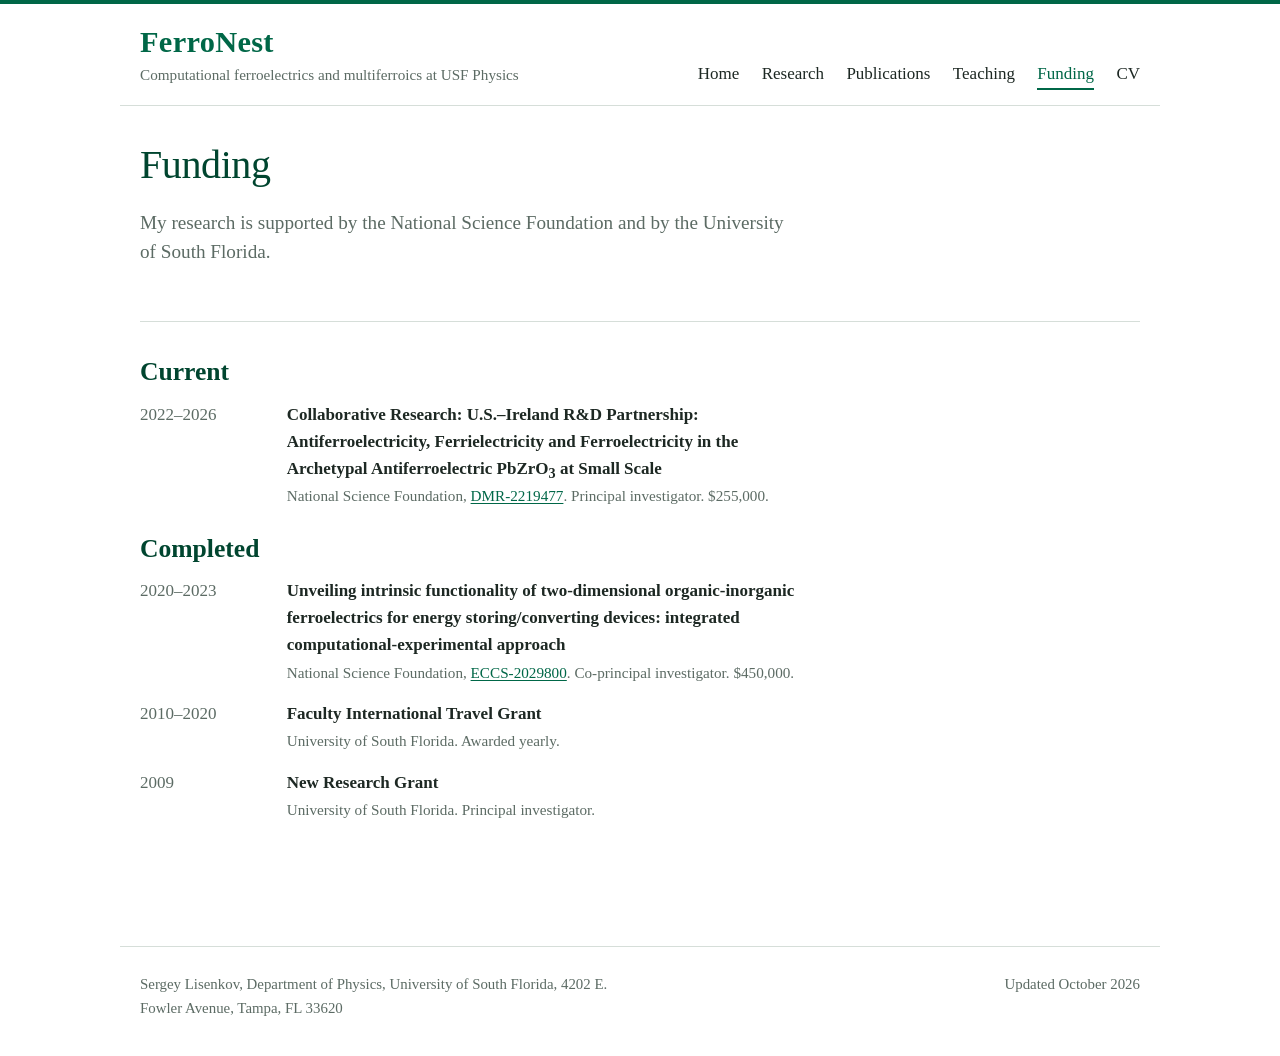
<file: funding.html>
<!DOCTYPE html>
<html lang="en">
<head>
<meta charset="utf-8">
<meta name="viewport" content="width=device-width, initial-scale=1">
<title>Funding — FerroNest</title>
<meta name="description" content="Research grants and awards of Sergey Lisenkov, Department of Physics, University of South Florida.">
<link rel="icon" href="assets/favicon.svg" type="image/svg+xml">
<link rel="stylesheet" href="style.css">
</head>
<body>

<header class="wrap site-head">
  <a class="brand" href="index.html">
    <span class="brand-name">FerroNest</span>
    <span class="brand-sub">Computational ferroelectrics and multiferroics at USF Physics</span>
  </a>
  <nav class="site-nav" aria-label="Site">
    <ul>
      <li><a href="index.html">Home</a></li>
      <li><a href="research.html">Research</a></li>
      <li><a href="publications.html">Publications</a></li>
      <li><a href="teaching.html">Teaching</a></li>
      <li><a href="funding.html" aria-current="page">Funding</a></li>
      <li><a href="Lisenkov-CV.pdf">CV</a></li>
    </ul>
  </nav>
</header>

<main class="wrap">

  <section class="block">
    <h1>Funding</h1>
    <p class="lede">My research is supported by the National Science Foundation and by the University of South Florida.</p>
  </section>

  <section class="block">
    <h2>Current</h2>
    <dl class="timeline">
      <dt>2022–2026</dt>
      <dd>
        <strong>Collaborative Research: U.S.–Ireland R&amp;D Partnership: Antiferroelectricity, Ferrielectricity and Ferroelectricity in the Archetypal Antiferroelectric PbZrO<sub>3</sub> at Small Scale</strong><br>
        <span class="meta">National Science Foundation, <a href="https://www.nsf.gov/awardsearch/showAward?AWD_ID=2219477">DMR-2219477</a>. Principal investigator. $255,000.</span>
      </dd>
    </dl>

    <h2>Completed</h2>
    <dl class="timeline">
      <dt>2020–2023</dt>
      <dd>
        <strong>Unveiling intrinsic functionality of two-dimensional organic-inorganic ferroelectrics for energy storing/converting devices: integrated computational-experimental approach</strong><br>
        <span class="meta">National Science Foundation, <a href="https://www.nsf.gov/awardsearch/showAward?AWD_ID=2029800">ECCS-2029800</a>. Co-principal investigator. $450,000.</span>
      </dd>
      <dt>2010–2020</dt>
      <dd>
        <strong>Faculty International Travel Grant</strong><br>
        <span class="meta">University of South Florida. Awarded yearly.</span>
      </dd>
      <dt>2009</dt>
      <dd>
        <strong>New Research Grant</strong><br>
        <span class="meta">University of South Florida. Principal investigator.</span>
      </dd>
    </dl>
  </section>

</main>

<footer class="wrap site-foot">
  <p>Sergey Lisenkov, Department of Physics, University of South Florida, 4202 E. Fowler Avenue, Tampa, FL 33620</p>
  <p>Updated October 2026</p>
</footer>

  <!-- Visitor statistics (privacy-friendly, no cookies): dashboard at https://ferrolab.goatcounter.com -->
  <script data-goatcounter="https://ferrolab.goatcounter.com/count" async src="https://gc.zgo.at/count.js"></script>
</body>
</html>
</file>
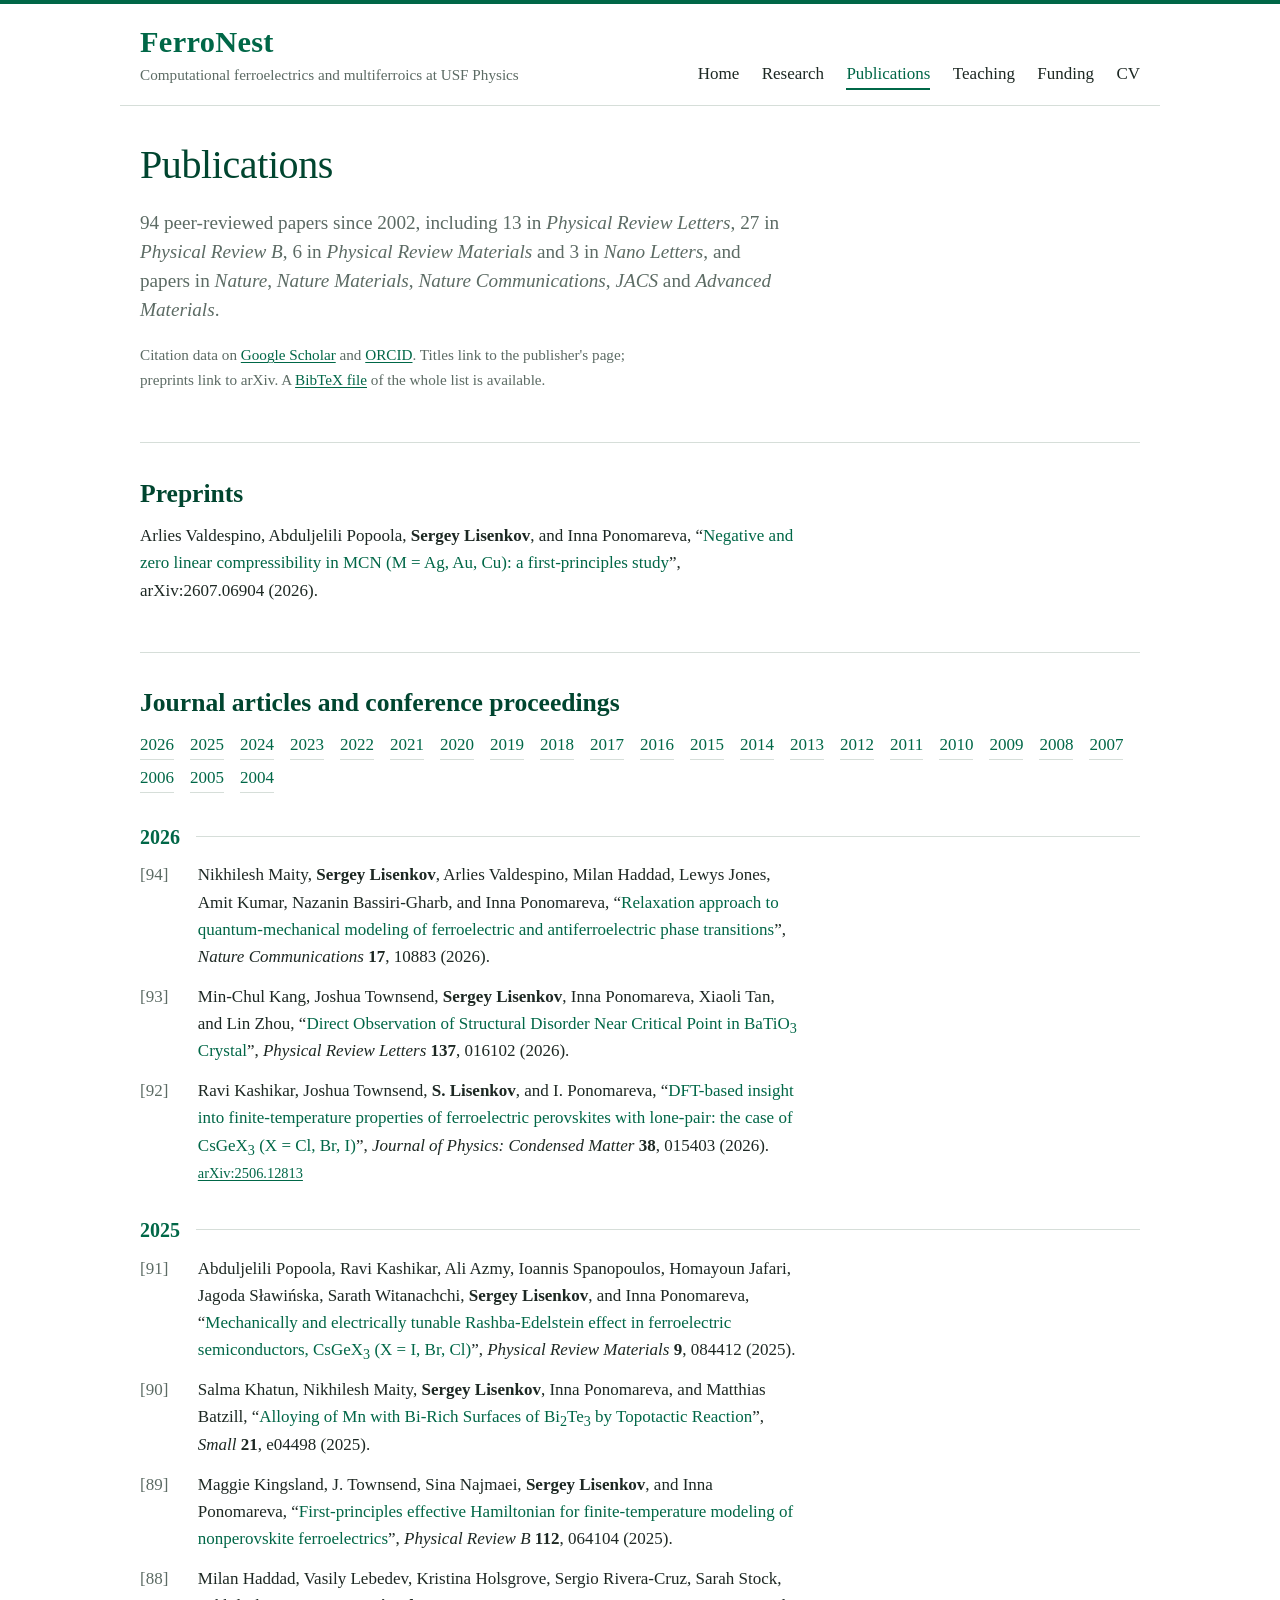
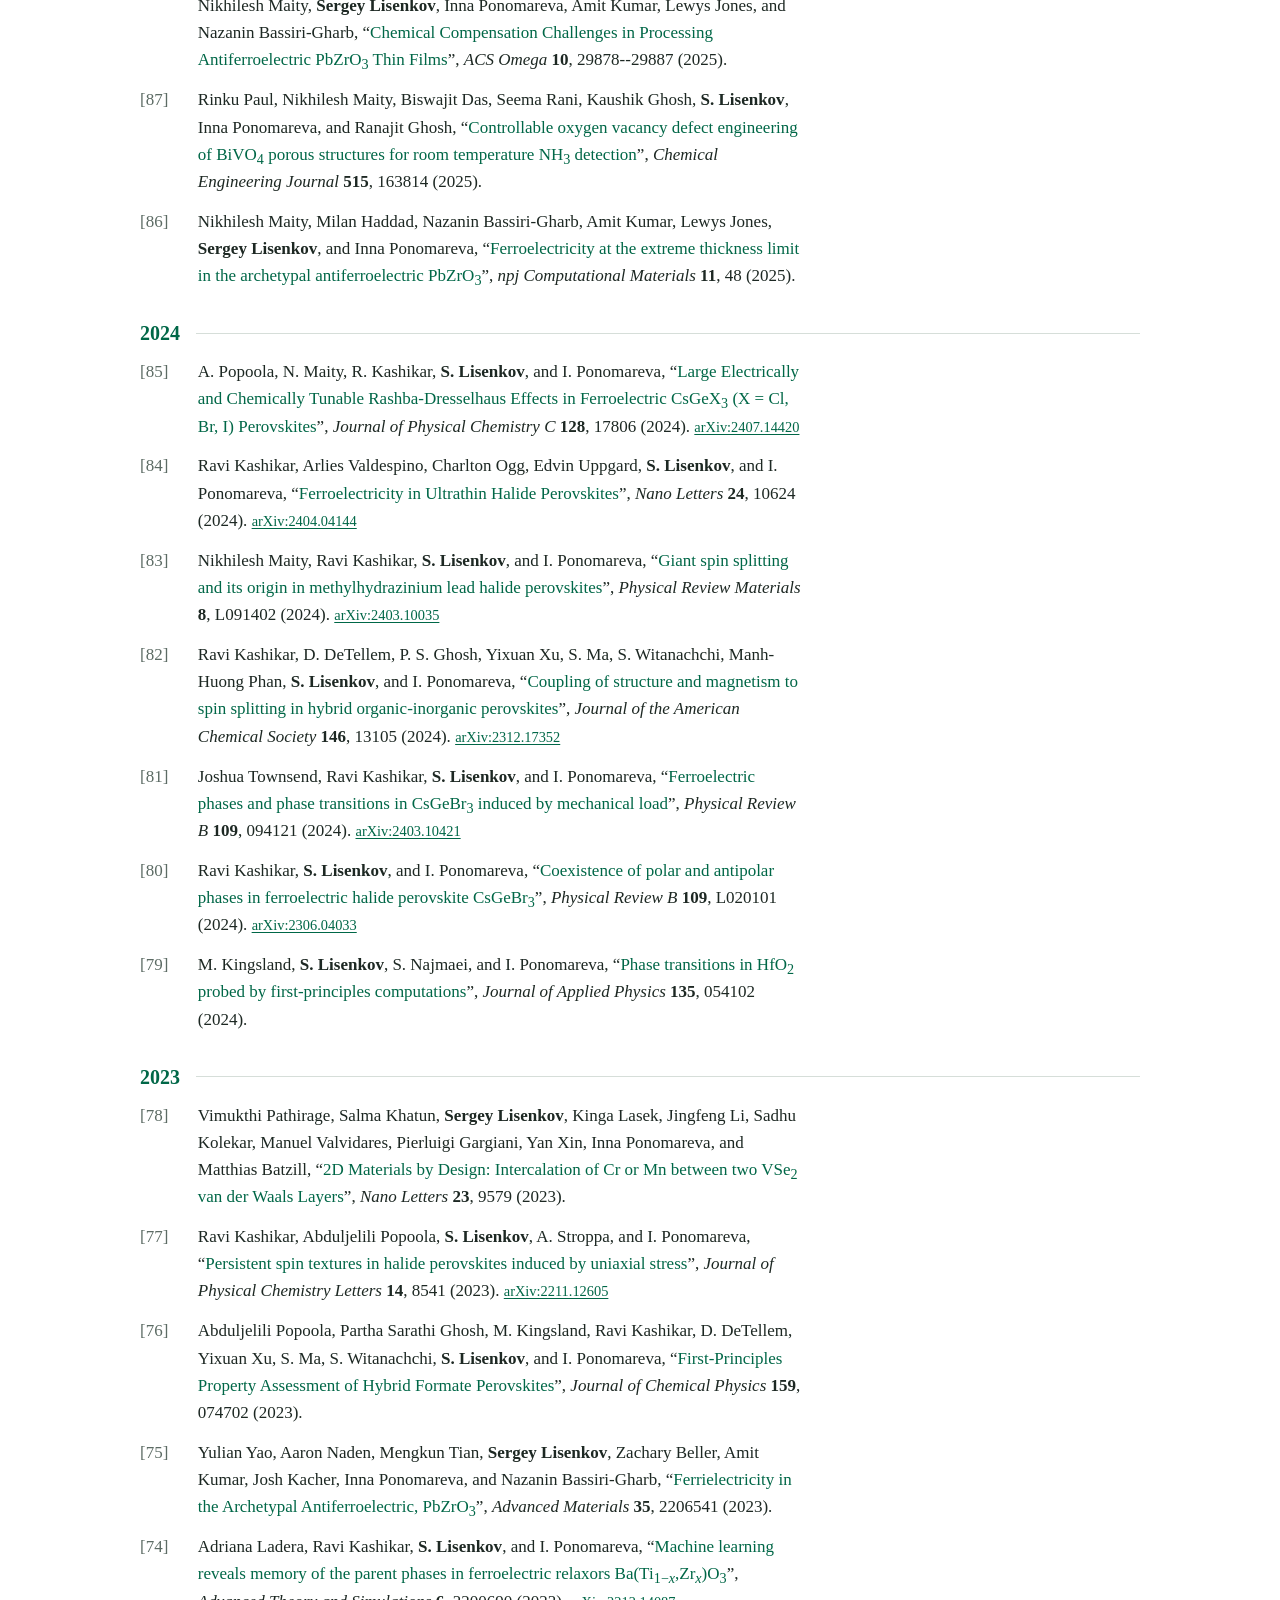
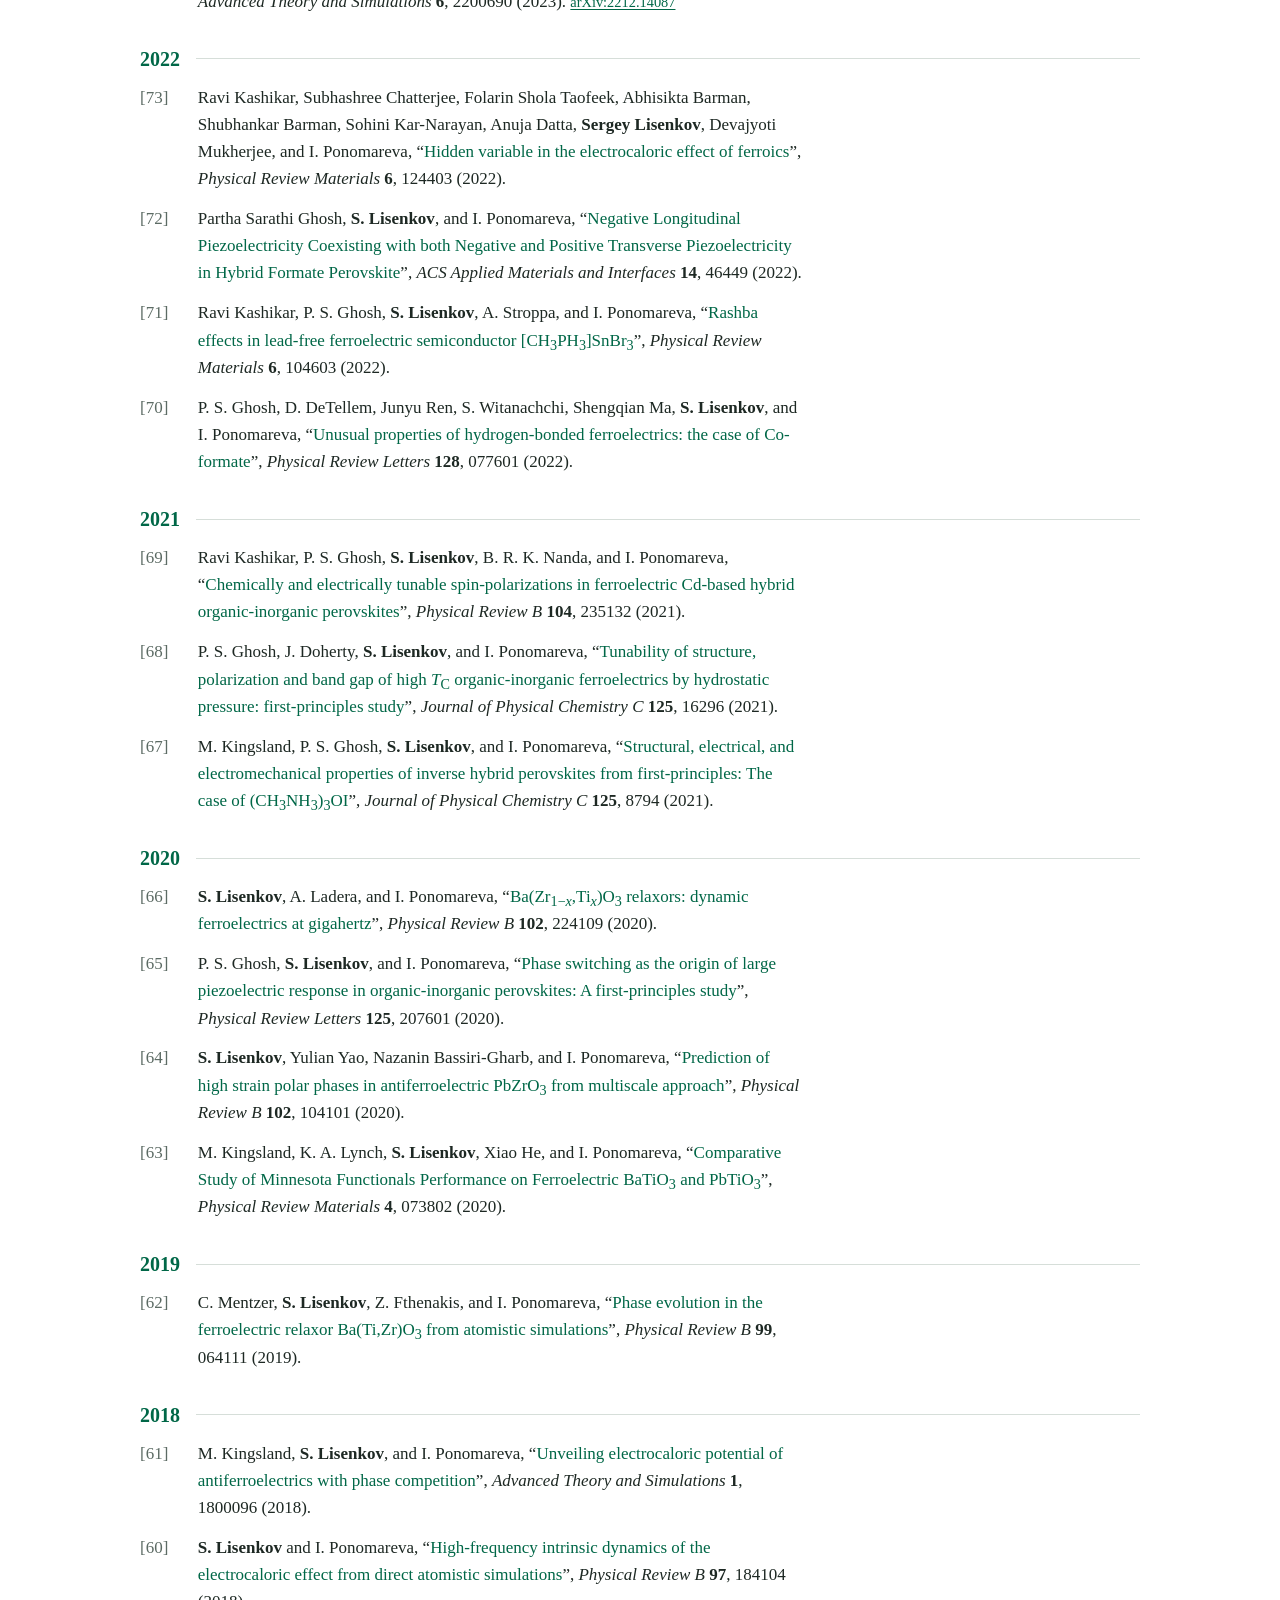
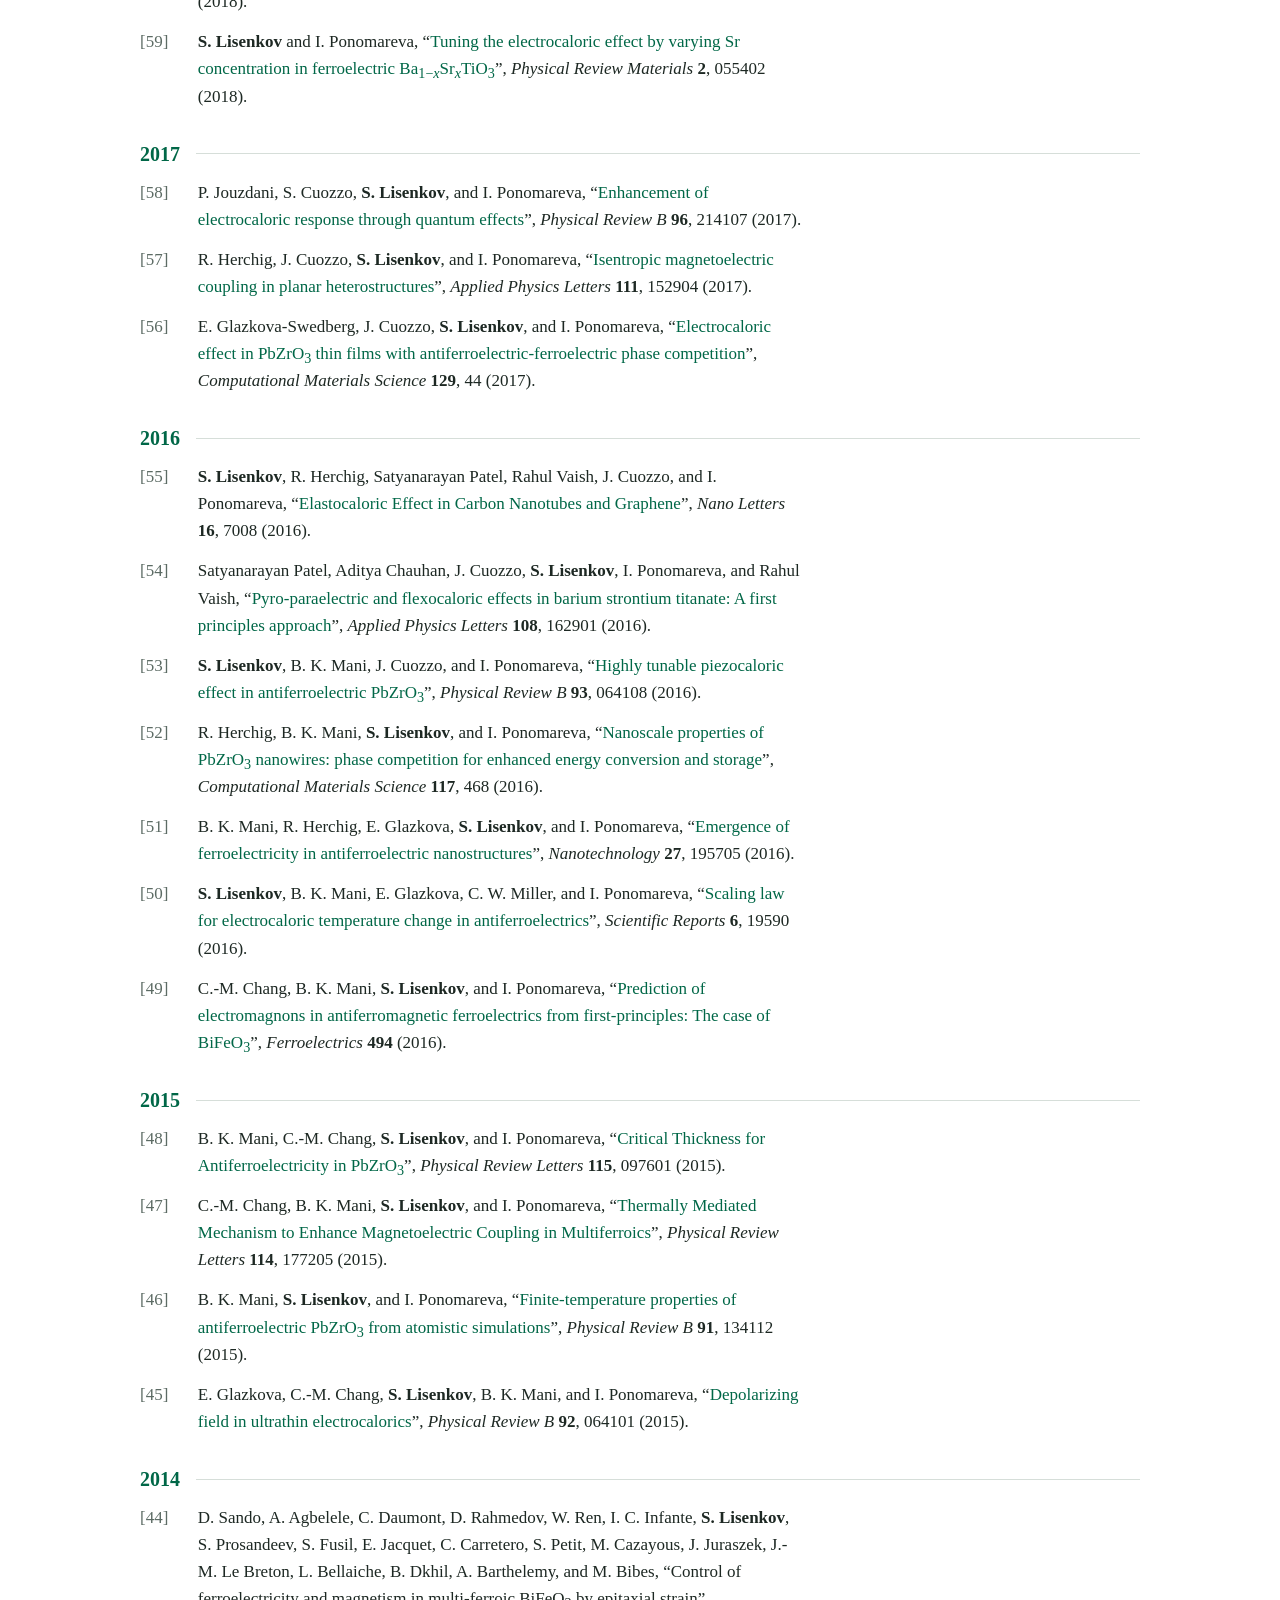
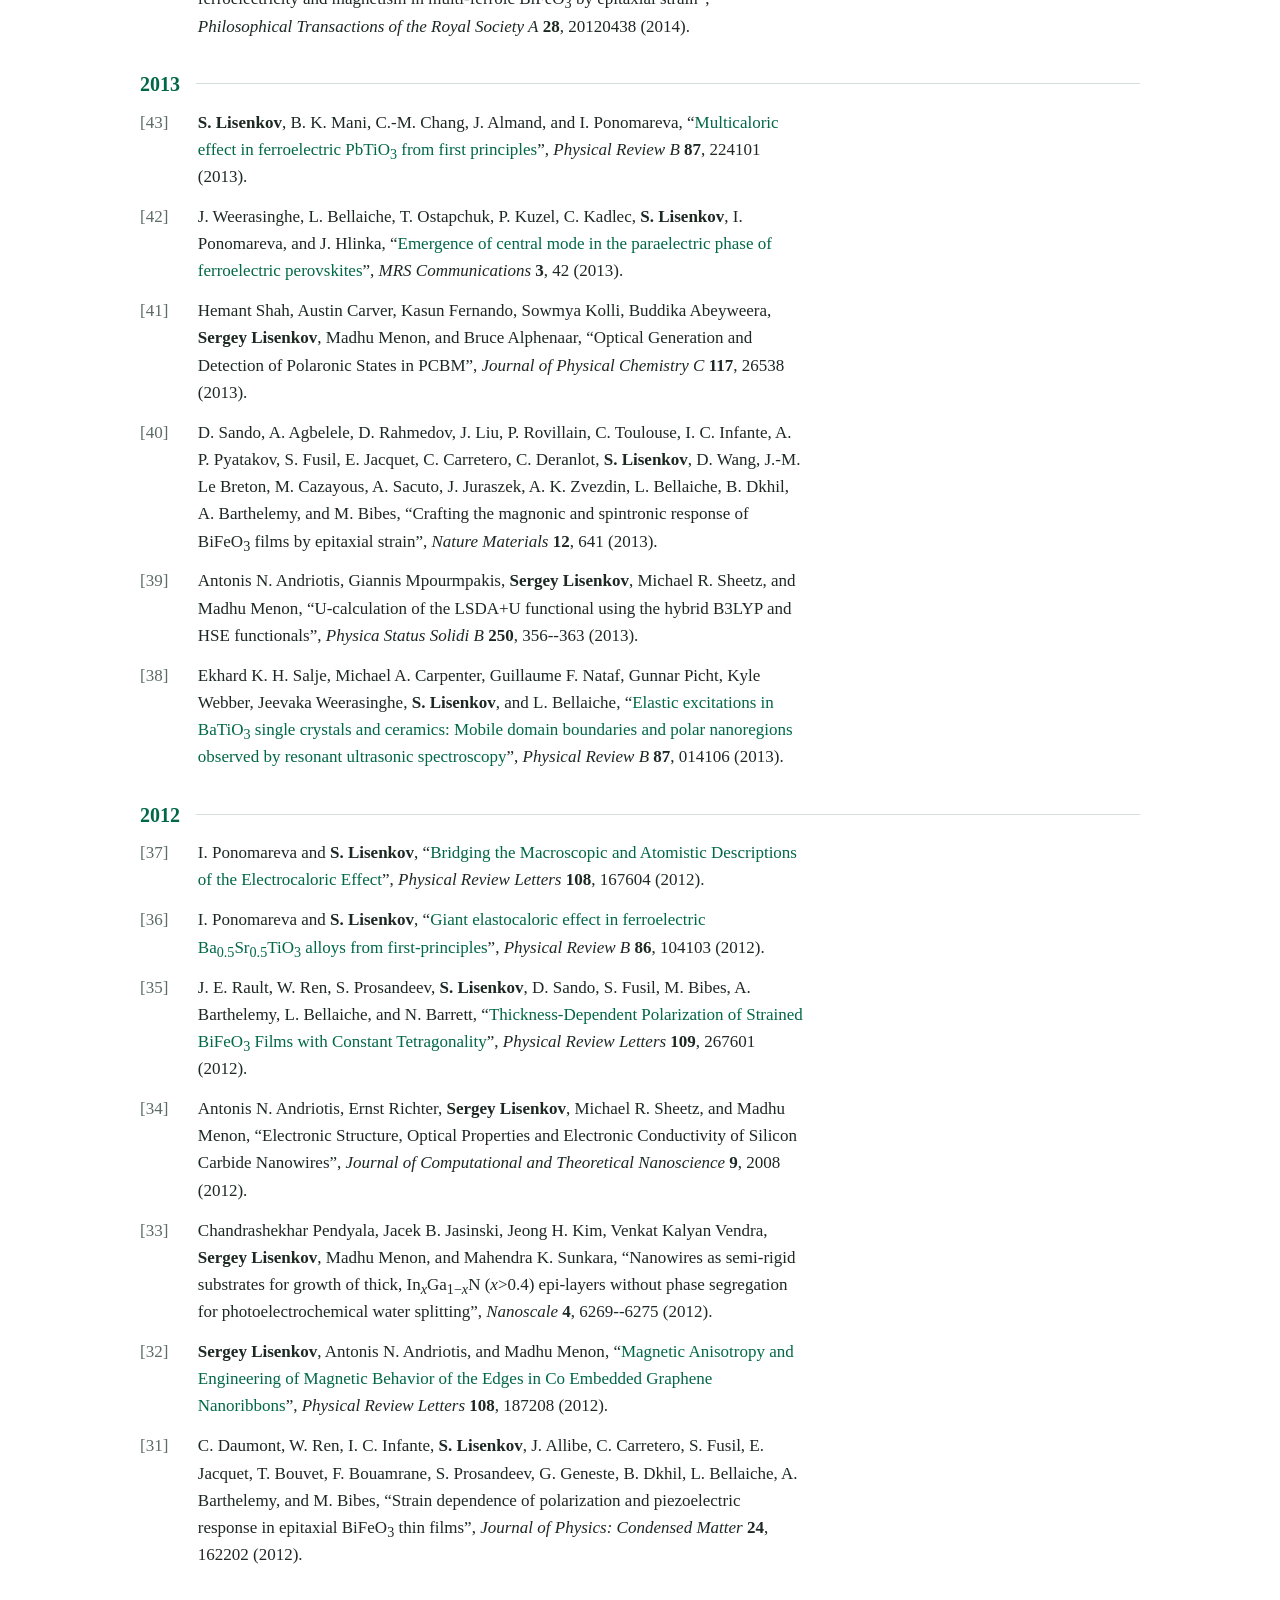
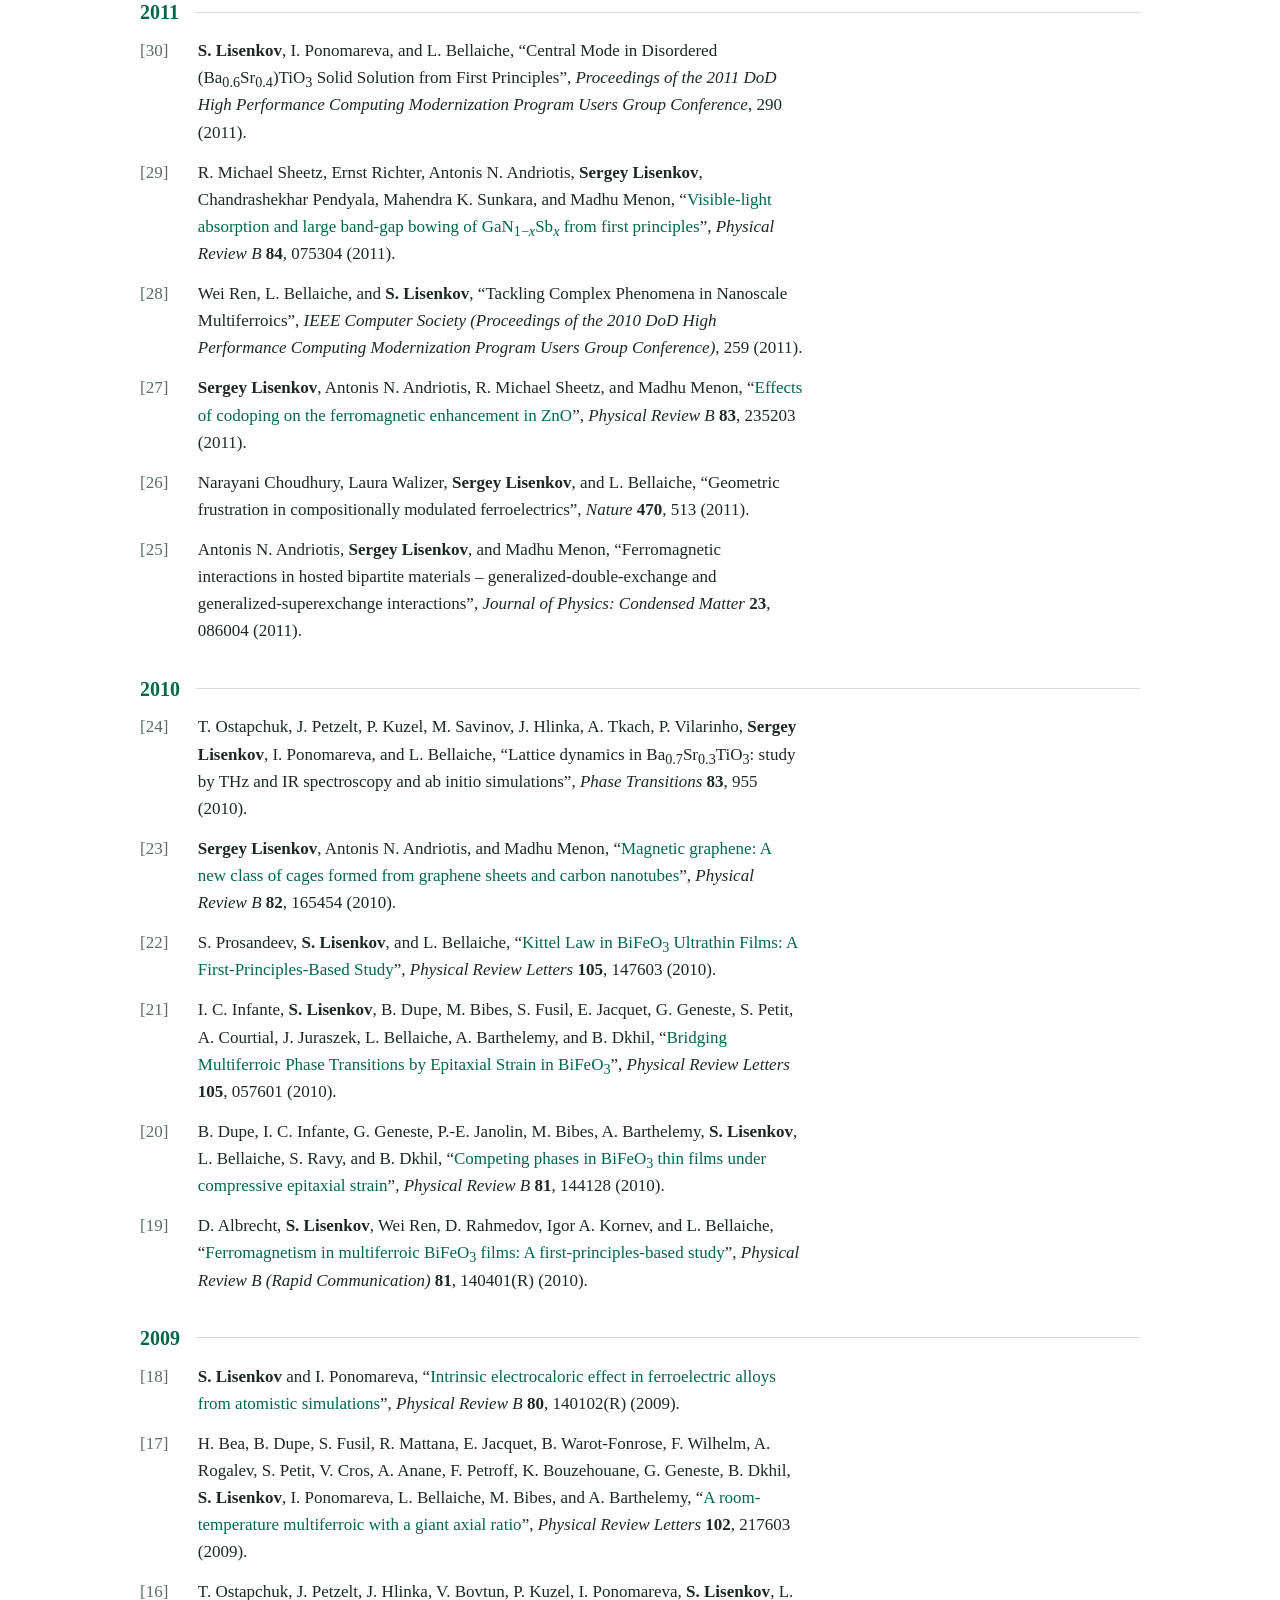
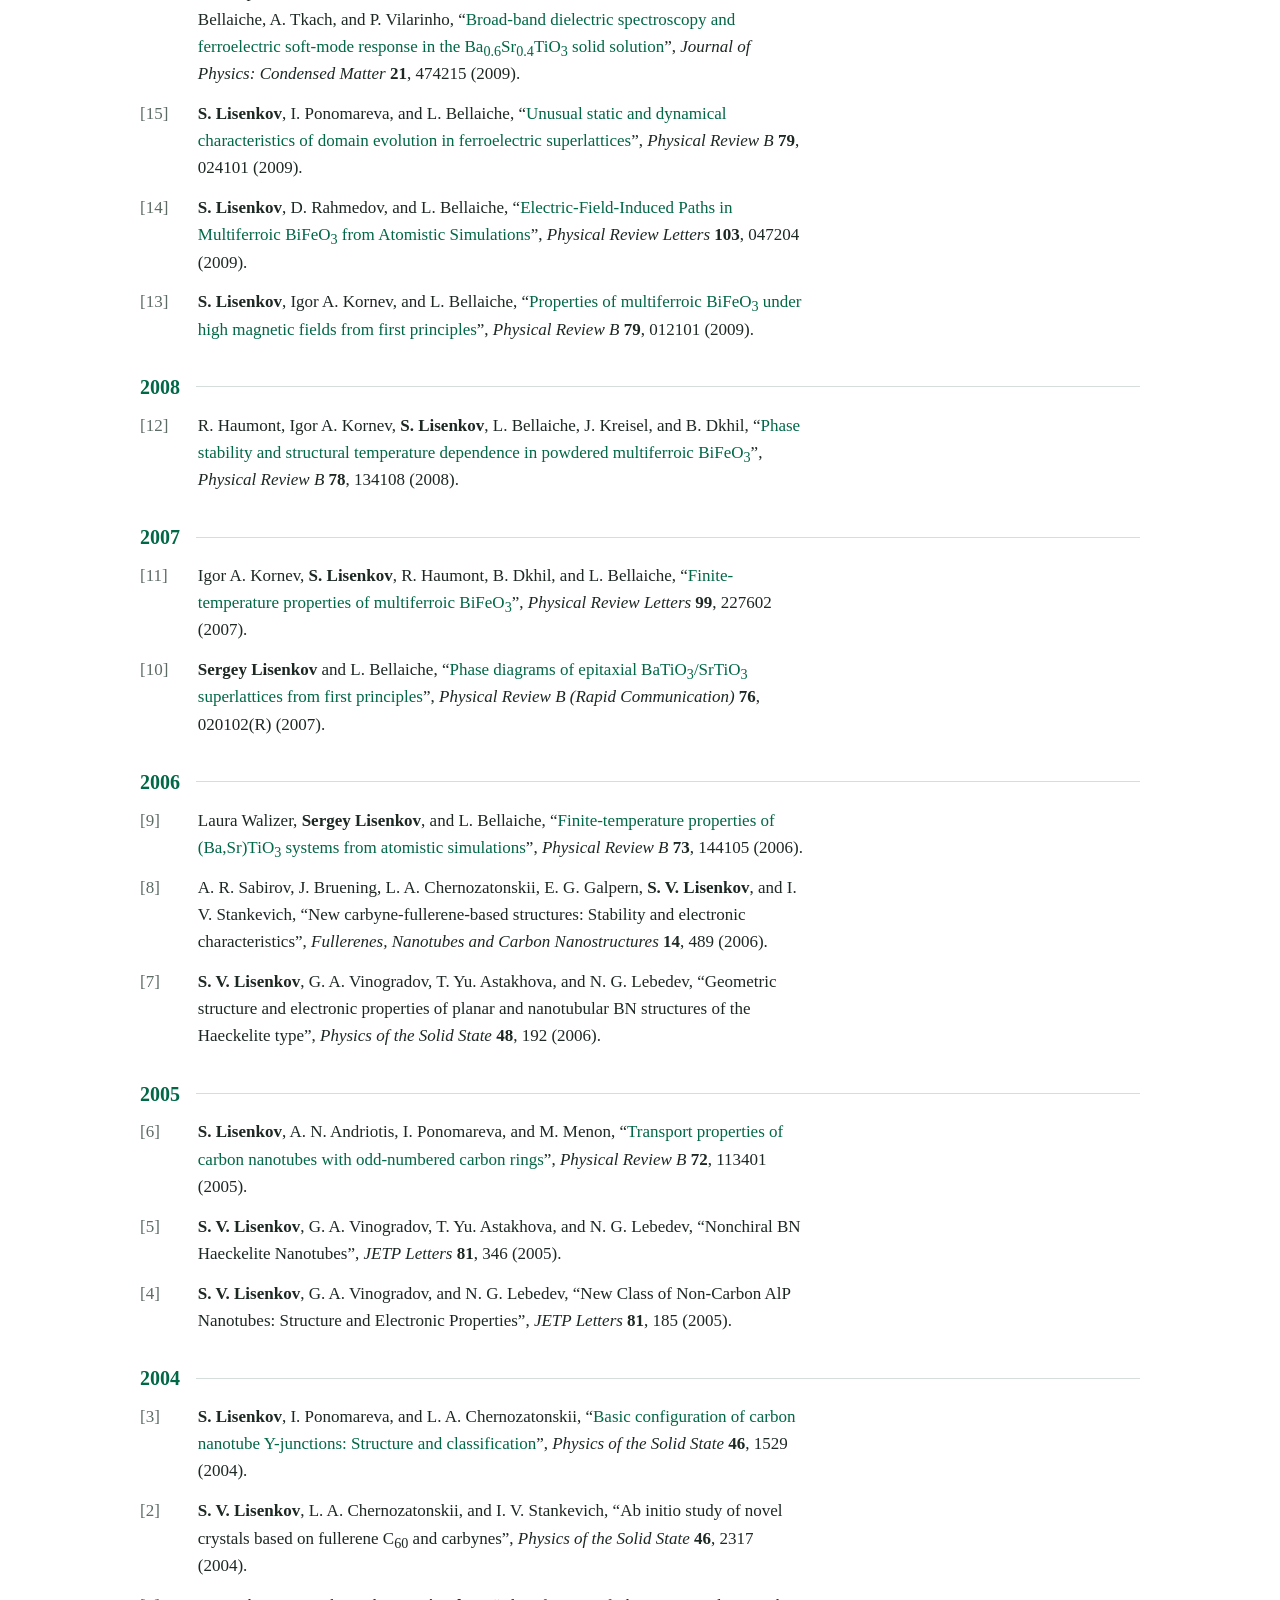
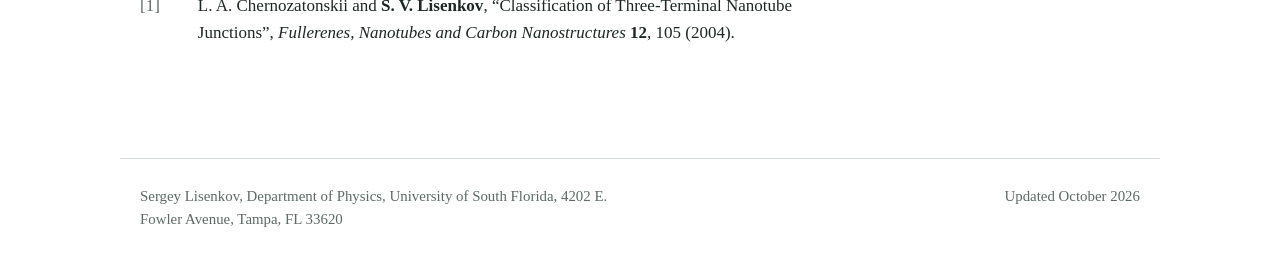
<file: publications.html>
<!DOCTYPE html>
<html lang="en">
<head>
<meta charset="utf-8">
<meta name="viewport" content="width=device-width, initial-scale=1">
<title>Publications — FerroNest</title>
<meta name="description" content="Publications of Sergey Lisenkov, Department of Physics, University of South Florida.">
<link rel="icon" href="assets/favicon.svg" type="image/svg+xml">
<link rel="stylesheet" href="style.css">
</head>
<body>
<!-- GENERATED FILE: edit publications.bib and run  python3 tools/make_publications.py
     Page text and layout live in tools/publications_template.html. -->

<header class="wrap site-head">
  <a class="brand" href="index.html">
    <span class="brand-name">FerroNest</span>
    <span class="brand-sub">Computational ferroelectrics and multiferroics at USF Physics</span>
  </a>
  <nav class="site-nav" aria-label="Site">
    <ul>
      <li><a href="index.html">Home</a></li>
      <li><a href="research.html">Research</a></li>
      <li><a href="publications.html" aria-current="page">Publications</a></li>
      <li><a href="teaching.html">Teaching</a></li>
      <li><a href="funding.html">Funding</a></li>
      <li><a href="Lisenkov-CV.pdf">CV</a></li>
    </ul>
  </nav>
</header>

<main class="wrap">

  <section class="block">
    <h1>Publications</h1>
    <p class="lede pub-summary">94 peer-reviewed papers since 2002, including 13 in <em>Physical Review Letters</em>, 27 in <em>Physical Review B</em>, 6 in <em>Physical Review Materials</em> and 3 in <em>Nano Letters</em>, and papers in <em>Nature</em>, <em>Nature Materials</em>, <em>Nature Communications</em>, <em>JACS</em> and <em>Advanced Materials</em>.</p>
    <p class="note">Citation data on <a href="https://scholar.google.com/citations?user=rxzFxD4AAAAJ">Google Scholar</a> and <a href="https://orcid.org/0000-0003-4489-0028">ORCID</a>. Titles link to the publisher's page; preprints link to arXiv. A <a href="publications.bib">BibTeX file</a> of the whole list is available.</p>
  </section>

  <section class="block">
    <h2>Preprints</h2>
    <ol class="pub-list">
      <li class="pub pub--preprint"><div class="pub-body">
        <span class="pub-authors">Arlies Valdespino, Abduljelili Popoola, <b>Sergey Lisenkov</b>, and Inna Ponomareva</span>,
        <span class="pub-title">&ldquo;<a href="https://arxiv.org/abs/2607.06904">Negative and zero linear compressibility in MCN (M = Ag, Au, Cu): a first-principles study</a>&rdquo;</span>,
        arXiv:2607.06904 (2026).
      </div></li>
    </ol>
  </section>

  <section class="block">
    <h2>Journal articles and conference proceedings</h2>
    <nav class="years" aria-label="Jump to year">
      <a href="#y2026">2026</a>
      <a href="#y2025">2025</a>
      <a href="#y2024">2024</a>
      <a href="#y2023">2023</a>
      <a href="#y2022">2022</a>
      <a href="#y2021">2021</a>
      <a href="#y2020">2020</a>
      <a href="#y2019">2019</a>
      <a href="#y2018">2018</a>
      <a href="#y2017">2017</a>
      <a href="#y2016">2016</a>
      <a href="#y2015">2015</a>
      <a href="#y2014">2014</a>
      <a href="#y2013">2013</a>
      <a href="#y2012">2012</a>
      <a href="#y2011">2011</a>
      <a href="#y2010">2010</a>
      <a href="#y2009">2009</a>
      <a href="#y2008">2008</a>
      <a href="#y2007">2007</a>
      <a href="#y2006">2006</a>
      <a href="#y2005">2005</a>
      <a href="#y2004">2004</a>
    </nav>
<h2 class="pub-year" id="y2026">2026</h2>
<ol class="pub-list" reversed>
<li class="pub" id="pub-94" value="94"><div class="pub-body"><span class="pub-authors">Nikhilesh Maity, <b>Sergey Lisenkov</b>, Arlies Valdespino, Milan Haddad, Lewys Jones, Amit Kumar, Nazanin Bassiri-Gharb, and Inna Ponomareva</span>, <span class="pub-title">&ldquo;<a href="https://doi.org/10.1038/s41467-026-77563-4">Relaxation approach to quantum-mechanical modeling of ferroelectric and antiferroelectric phase transitions</a>&rdquo;</span>, <em class="pub-journal">Nature Communications</em> <b>17</b>, 10883 (2026).</div></li>
<li class="pub" id="pub-93" value="93"><div class="pub-body"><span class="pub-authors">Min-Chul Kang, Joshua Townsend, <b>Sergey Lisenkov</b>, Inna Ponomareva, Xiaoli Tan, and Lin Zhou</span>, <span class="pub-title">&ldquo;<a href="https://doi.org/10.1103/qhn9-42d5">Direct Observation of Structural Disorder Near Critical Point in BaTiO<sub>3</sub> Crystal</a>&rdquo;</span>, <em class="pub-journal">Physical Review Letters</em> <b>137</b>, 016102 (2026).</div></li>
<li class="pub" id="pub-92" value="92"><div class="pub-body"><span class="pub-authors">Ravi Kashikar, Joshua Townsend, <b>S. Lisenkov</b>, and I. Ponomareva</span>, <span class="pub-title">&ldquo;<a href="https://doi.org/10.1088/1361-648X/ae2c2f">DFT-based insight into finite-temperature properties of ferroelectric perovskites with lone-pair: the case of CsGeX<sub>3</sub> (X = Cl, Br, I)</a>&rdquo;</span>, <em class="pub-journal">Journal of Physics: Condensed Matter</em> <b>38</b>, 015403 (2026). <a class="pub-arxiv" href="https://arxiv.org/abs/2506.12813">arXiv:2506.12813</a></div></li>
</ol>
<h2 class="pub-year" id="y2025">2025</h2>
<ol class="pub-list" reversed>
<li class="pub" id="pub-91" value="91"><div class="pub-body"><span class="pub-authors">Abduljelili Popoola, Ravi Kashikar, Ali Azmy, Ioannis Spanopoulos, Homayoun Jafari, Jagoda Sławińska, Sarath Witanachchi, <b>Sergey Lisenkov</b>, and Inna Ponomareva</span>, <span class="pub-title">&ldquo;<a href="https://doi.org/10.1103/gkt2-x7mm">Mechanically and electrically tunable Rashba-Edelstein effect in ferroelectric semiconductors, CsGeX<sub>3</sub> (X = I, Br, Cl)</a>&rdquo;</span>, <em class="pub-journal">Physical Review Materials</em> <b>9</b>, 084412 (2025).</div></li>
<li class="pub" id="pub-90" value="90"><div class="pub-body"><span class="pub-authors">Salma Khatun, Nikhilesh Maity, <b>Sergey Lisenkov</b>, Inna Ponomareva, and Matthias Batzill</span>, <span class="pub-title">&ldquo;<a href="https://doi.org/10.1002/smll.202504498">Alloying of Mn with Bi-Rich Surfaces of Bi<sub>2</sub>Te<sub>3</sub> by Topotactic Reaction</a>&rdquo;</span>, <em class="pub-journal">Small</em> <b>21</b>, e04498 (2025).</div></li>
<li class="pub" id="pub-89" value="89"><div class="pub-body"><span class="pub-authors">Maggie Kingsland, J. Townsend, Sina Najmaei, <b>Sergey Lisenkov</b>, and Inna Ponomareva</span>, <span class="pub-title">&ldquo;<a href="https://doi.org/10.1103/sdj6-vsfj">First-principles effective Hamiltonian for finite-temperature modeling of nonperovskite ferroelectrics</a>&rdquo;</span>, <em class="pub-journal">Physical Review B</em> <b>112</b>, 064104 (2025).</div></li>
<li class="pub" id="pub-88" value="88"><div class="pub-body"><span class="pub-authors">Milan Haddad, Vasily Lebedev, Kristina Holsgrove, Sergio Rivera-Cruz, Sarah Stock, Nikhilesh Maity, <b>Sergey Lisenkov</b>, Inna Ponomareva, Amit Kumar, Lewys Jones, and Nazanin Bassiri-Gharb</span>, <span class="pub-title">&ldquo;<a href="https://doi.org/10.1021/acsomega.5c04818">Chemical Compensation Challenges in Processing Antiferroelectric PbZrO<sub>3</sub> Thin Films</a>&rdquo;</span>, <em class="pub-journal">ACS Omega</em> <b>10</b>, 29878--29887 (2025).</div></li>
<li class="pub" id="pub-87" value="87"><div class="pub-body"><span class="pub-authors">Rinku Paul, Nikhilesh Maity, Biswajit Das, Seema Rani, Kaushik Ghosh, <b>S. Lisenkov</b>, Inna Ponomareva, and Ranajit Ghosh</span>, <span class="pub-title">&ldquo;<a href="https://doi.org/10.1016/j.cej.2025.163814">Controllable oxygen vacancy defect engineering of BiVO<sub>4</sub> porous structures for room temperature NH<sub>3</sub> detection</a>&rdquo;</span>, <em class="pub-journal">Chemical Engineering Journal</em> <b>515</b>, 163814 (2025).</div></li>
<li class="pub" id="pub-86" value="86"><div class="pub-body"><span class="pub-authors">Nikhilesh Maity, Milan Haddad, Nazanin Bassiri-Gharb, Amit Kumar, Lewys Jones, <b>Sergey Lisenkov</b>, and Inna Ponomareva</span>, <span class="pub-title">&ldquo;<a href="https://www.nature.com/articles/s41524-025-01520-w">Ferroelectricity at the extreme thickness limit in the archetypal antiferroelectric PbZrO<sub>3</sub></a>&rdquo;</span>, <em class="pub-journal">npj Computational Materials</em> <b>11</b>, 48 (2025).</div></li>
</ol>
<h2 class="pub-year" id="y2024">2024</h2>
<ol class="pub-list" reversed>
<li class="pub" id="pub-85" value="85"><div class="pub-body"><span class="pub-authors">A. Popoola, N. Maity, R. Kashikar, <b>S. Lisenkov</b>, and I. Ponomareva</span>, <span class="pub-title">&ldquo;<a href="https://doi.org/10.1021/acs.jpcc.4c06280">Large Electrically and Chemically Tunable Rashba-Dresselhaus Effects in Ferroelectric CsGeX<sub>3</sub> (X = Cl, Br, I) Perovskites</a>&rdquo;</span>, <em class="pub-journal">Journal of Physical Chemistry C</em> <b>128</b>, 17806 (2024). <a class="pub-arxiv" href="https://arxiv.org/abs/2407.14420">arXiv:2407.14420</a></div></li>
<li class="pub" id="pub-84" value="84"><div class="pub-body"><span class="pub-authors">Ravi Kashikar, Arlies Valdespino, Charlton Ogg, Edvin Uppgard, <b>S. Lisenkov</b>, and I. Ponomareva</span>, <span class="pub-title">&ldquo;<a href="https://doi.org/10.1021/acs.nanolett.4c02940">Ferroelectricity in Ultrathin Halide Perovskites</a>&rdquo;</span>, <em class="pub-journal">Nano Letters</em> <b>24</b>, 10624 (2024). <a class="pub-arxiv" href="https://arxiv.org/abs/2404.04144">arXiv:2404.04144</a></div></li>
<li class="pub" id="pub-83" value="83"><div class="pub-body"><span class="pub-authors">Nikhilesh Maity, Ravi Kashikar, <b>S. Lisenkov</b>, and I. Ponomareva</span>, <span class="pub-title">&ldquo;<a href="https://doi.org/10.1103/PhysRevMaterials.8.L091402">Giant spin splitting and its origin in methylhydrazinium lead halide perovskites</a>&rdquo;</span>, <em class="pub-journal">Physical Review Materials</em> <b>8</b>, L091402 (2024). <a class="pub-arxiv" href="https://arxiv.org/abs/2403.10035">arXiv:2403.10035</a></div></li>
<li class="pub" id="pub-82" value="82"><div class="pub-body"><span class="pub-authors">Ravi Kashikar, D. DeTellem, P. S. Ghosh, Yixuan Xu, S. Ma, S. Witanachchi, Manh-Huong Phan, <b>S. Lisenkov</b>, and I. Ponomareva</span>, <span class="pub-title">&ldquo;<a href="https://doi.org/10.1021/jacs.3c14744">Coupling of structure and magnetism to spin splitting in hybrid organic-inorganic perovskites</a>&rdquo;</span>, <em class="pub-journal">Journal of the American Chemical Society</em> <b>146</b>, 13105 (2024). <a class="pub-arxiv" href="https://arxiv.org/abs/2312.17352">arXiv:2312.17352</a></div></li>
<li class="pub" id="pub-81" value="81"><div class="pub-body"><span class="pub-authors">Joshua Townsend, Ravi Kashikar, <b>S. Lisenkov</b>, and I. Ponomareva</span>, <span class="pub-title">&ldquo;<a href="https://doi.org/10.1103/PhysRevB.109.094121">Ferroelectric phases and phase transitions in CsGeBr<sub>3</sub> induced by mechanical load</a>&rdquo;</span>, <em class="pub-journal">Physical Review B</em> <b>109</b>, 094121 (2024). <a class="pub-arxiv" href="https://arxiv.org/abs/2403.10421">arXiv:2403.10421</a></div></li>
<li class="pub" id="pub-80" value="80"><div class="pub-body"><span class="pub-authors">Ravi Kashikar, <b>S. Lisenkov</b>, and I. Ponomareva</span>, <span class="pub-title">&ldquo;<a href="https://doi.org/10.1103/PhysRevB.109.L020101">Coexistence of polar and antipolar phases in ferroelectric halide perovskite CsGeBr<sub>3</sub></a>&rdquo;</span>, <em class="pub-journal">Physical Review B</em> <b>109</b>, L020101 (2024). <a class="pub-arxiv" href="https://arxiv.org/abs/2306.04033">arXiv:2306.04033</a></div></li>
<li class="pub" id="pub-79" value="79"><div class="pub-body"><span class="pub-authors">M. Kingsland, <b>S. Lisenkov</b>, S. Najmaei, and I. Ponomareva</span>, <span class="pub-title">&ldquo;<a href="https://pubs.aip.org/aip/jap/article/135/5/054102/3261497">Phase transitions in HfO<sub>2</sub> probed by first-principles computations</a>&rdquo;</span>, <em class="pub-journal">Journal of Applied Physics</em> <b>135</b>, 054102 (2024).</div></li>
</ol>
<h2 class="pub-year" id="y2023">2023</h2>
<ol class="pub-list" reversed>
<li class="pub" id="pub-78" value="78"><div class="pub-body"><span class="pub-authors">Vimukthi Pathirage, Salma Khatun, <b>Sergey Lisenkov</b>, Kinga Lasek, Jingfeng Li, Sadhu Kolekar, Manuel Valvidares, Pierluigi Gargiani, Yan Xin, Inna Ponomareva, and Matthias Batzill</span>, <span class="pub-title">&ldquo;<a href="https://doi.org/10.1021/acs.nanolett.3c03169">2D Materials by Design: Intercalation of Cr or Mn between two VSe<sub>2</sub> van der Waals Layers</a>&rdquo;</span>, <em class="pub-journal">Nano Letters</em> <b>23</b>, 9579 (2023).</div></li>
<li class="pub" id="pub-77" value="77"><div class="pub-body"><span class="pub-authors">Ravi Kashikar, Abduljelili Popoola, <b>S. Lisenkov</b>, A. Stroppa, and I. Ponomareva</span>, <span class="pub-title">&ldquo;<a href="https://doi.org/10.1021/acs.jpclett.3c02248">Persistent spin textures in halide perovskites induced by uniaxial stress</a>&rdquo;</span>, <em class="pub-journal">Journal of Physical Chemistry Letters</em> <b>14</b>, 8541 (2023). <a class="pub-arxiv" href="https://arxiv.org/abs/2211.12605">arXiv:2211.12605</a></div></li>
<li class="pub" id="pub-76" value="76"><div class="pub-body"><span class="pub-authors">Abduljelili Popoola, Partha Sarathi Ghosh, M. Kingsland, Ravi Kashikar, D. DeTellem, Yixuan Xu, S. Ma, S. Witanachchi, <b>S. Lisenkov</b>, and I. Ponomareva</span>, <span class="pub-title">&ldquo;<a href="https://arxiv.org/abs/2306.01672">First-Principles Property Assessment of Hybrid Formate Perovskites</a>&rdquo;</span>, <em class="pub-journal">Journal of Chemical Physics</em> <b>159</b>, 074702 (2023).</div></li>
<li class="pub" id="pub-75" value="75"><div class="pub-body"><span class="pub-authors">Yulian Yao, Aaron Naden, Mengkun Tian, <b>Sergey Lisenkov</b>, Zachary Beller, Amit Kumar, Josh Kacher, Inna Ponomareva, and Nazanin Bassiri-Gharb</span>, <span class="pub-title">&ldquo;<a href="https://doi.org/10.1002/adma.202206541">Ferrielectricity in the Archetypal Antiferroelectric, PbZrO<sub>3</sub></a>&rdquo;</span>, <em class="pub-journal">Advanced Materials</em> <b>35</b>, 2206541 (2023).</div></li>
<li class="pub" id="pub-74" value="74"><div class="pub-body"><span class="pub-authors">Adriana Ladera, Ravi Kashikar, <b>S. Lisenkov</b>, and I. Ponomareva</span>, <span class="pub-title">&ldquo;<a href="https://doi.org/10.1002/adts.202200690">Machine learning reveals memory of the parent phases in ferroelectric relaxors Ba(Ti<sub>1&minus;<i>x</i></sub>,Zr<sub><i>x</i></sub>)O<sub>3</sub></a>&rdquo;</span>, <em class="pub-journal">Advanced Theory and Simulations</em> <b>6</b>, 2200690 (2023). <a class="pub-arxiv" href="https://arxiv.org/abs/2212.14087">arXiv:2212.14087</a></div></li>
</ol>
<h2 class="pub-year" id="y2022">2022</h2>
<ol class="pub-list" reversed>
<li class="pub" id="pub-73" value="73"><div class="pub-body"><span class="pub-authors">Ravi Kashikar, Subhashree Chatterjee, Folarin Shola Taofeek, Abhisikta Barman, Shubhankar Barman, Sohini Kar-Narayan, Anuja Datta, <b>Sergey Lisenkov</b>, Devajyoti Mukherjee, and I. Ponomareva</span>, <span class="pub-title">&ldquo;<a href="https://doi.org/10.1103/PhysRevMaterials.6.124403">Hidden variable in the electrocaloric effect of ferroics</a>&rdquo;</span>, <em class="pub-journal">Physical Review Materials</em> <b>6</b>, 124403 (2022).</div></li>
<li class="pub" id="pub-72" value="72"><div class="pub-body"><span class="pub-authors">Partha Sarathi Ghosh, <b>S. Lisenkov</b>, and I. Ponomareva</span>, <span class="pub-title">&ldquo;<a href="https://doi.org/10.1021/acsami.2c09828">Negative Longitudinal Piezoelectricity Coexisting with both Negative and Positive Transverse Piezoelectricity in Hybrid Formate Perovskite</a>&rdquo;</span>, <em class="pub-journal">ACS Applied Materials and Interfaces</em> <b>14</b>, 46449 (2022).</div></li>
<li class="pub" id="pub-71" value="71"><div class="pub-body"><span class="pub-authors">Ravi Kashikar, P. S. Ghosh, <b>S. Lisenkov</b>, A. Stroppa, and I. Ponomareva</span>, <span class="pub-title">&ldquo;<a href="https://doi.org/10.1103/PhysRevMaterials.6.104603">Rashba effects in lead-free ferroelectric semiconductor [CH<sub>3</sub>PH<sub>3</sub>]SnBr<sub>3</sub></a>&rdquo;</span>, <em class="pub-journal">Physical Review Materials</em> <b>6</b>, 104603 (2022).</div></li>
<li class="pub" id="pub-70" value="70"><div class="pub-body"><span class="pub-authors">P. S. Ghosh, D. DeTellem, Junyu Ren, S. Witanachchi, Shengqian Ma, <b>S. Lisenkov</b>, and I. Ponomareva</span>, <span class="pub-title">&ldquo;<a href="https://doi.org/10.1103/PhysRevLett.128.077601">Unusual properties of hydrogen-bonded ferroelectrics: the case of Co-formate</a>&rdquo;</span>, <em class="pub-journal">Physical Review Letters</em> <b>128</b>, 077601 (2022).</div></li>
</ol>
<h2 class="pub-year" id="y2021">2021</h2>
<ol class="pub-list" reversed>
<li class="pub" id="pub-69" value="69"><div class="pub-body"><span class="pub-authors">Ravi Kashikar, P. S. Ghosh, <b>S. Lisenkov</b>, B. R. K. Nanda, and I. Ponomareva</span>, <span class="pub-title">&ldquo;<a href="https://doi.org/10.1103/PhysRevB.104.235132">Chemically and electrically tunable spin-polarizations in ferroelectric Cd-based hybrid organic-inorganic perovskites</a>&rdquo;</span>, <em class="pub-journal">Physical Review B</em> <b>104</b>, 235132 (2021).</div></li>
<li class="pub" id="pub-68" value="68"><div class="pub-body"><span class="pub-authors">P. S. Ghosh, J. Doherty, <b>S. Lisenkov</b>, and I. Ponomareva</span>, <span class="pub-title">&ldquo;<a href="https://doi.org/10.1021/acs.jpcc.1c03980">Tunability of structure, polarization and band gap of high <i>T</i><sub>C</sub> organic-inorganic ferroelectrics by hydrostatic pressure: first-principles study</a>&rdquo;</span>, <em class="pub-journal">Journal of Physical Chemistry C</em> <b>125</b>, 16296 (2021).</div></li>
<li class="pub" id="pub-67" value="67"><div class="pub-body"><span class="pub-authors">M. Kingsland, P. S. Ghosh, <b>S. Lisenkov</b>, and I. Ponomareva</span>, <span class="pub-title">&ldquo;<a href="https://doi.org/10.1021/acs.jpcc.1c01138">Structural, electrical, and electromechanical properties of inverse hybrid perovskites from first-principles: The case of (CH<sub>3</sub>NH<sub>3</sub>)<sub>3</sub>OI</a>&rdquo;</span>, <em class="pub-journal">Journal of Physical Chemistry C</em> <b>125</b>, 8794 (2021).</div></li>
</ol>
<h2 class="pub-year" id="y2020">2020</h2>
<ol class="pub-list" reversed>
<li class="pub" id="pub-66" value="66"><div class="pub-body"><span class="pub-authors"><b>S. Lisenkov</b>, A. Ladera, and I. Ponomareva</span>, <span class="pub-title">&ldquo;<a href="https://doi.org/10.1103/PhysRevB.102.224109">Ba(Zr<sub>1&minus;<i>x</i></sub>,Ti<sub><i>x</i></sub>)O<sub>3</sub> relaxors: dynamic ferroelectrics at gigahertz</a>&rdquo;</span>, <em class="pub-journal">Physical Review B</em> <b>102</b>, 224109 (2020).</div></li>
<li class="pub" id="pub-65" value="65"><div class="pub-body"><span class="pub-authors">P. S. Ghosh, <b>S. Lisenkov</b>, and I. Ponomareva</span>, <span class="pub-title">&ldquo;<a href="https://doi.org/10.1103/PhysRevLett.125.207601">Phase switching as the origin of large piezoelectric response in organic-inorganic perovskites: A first-principles study</a>&rdquo;</span>, <em class="pub-journal">Physical Review Letters</em> <b>125</b>, 207601 (2020).</div></li>
<li class="pub" id="pub-64" value="64"><div class="pub-body"><span class="pub-authors"><b>S. Lisenkov</b>, Yulian Yao, Nazanin Bassiri-Gharb, and I. Ponomareva</span>, <span class="pub-title">&ldquo;<a href="https://doi.org/10.1103/PhysRevB.102.104101">Prediction of high strain polar phases in antiferroelectric PbZrO<sub>3</sub> from multiscale approach</a>&rdquo;</span>, <em class="pub-journal">Physical Review B</em> <b>102</b>, 104101 (2020).</div></li>
<li class="pub" id="pub-63" value="63"><div class="pub-body"><span class="pub-authors">M. Kingsland, K. A. Lynch, <b>S. Lisenkov</b>, Xiao He, and I. Ponomareva</span>, <span class="pub-title">&ldquo;<a href="https://doi.org/10.1103/PhysRevMaterials.4.073802">Comparative Study of Minnesota Functionals Performance on Ferroelectric BaTiO<sub>3</sub> and PbTiO<sub>3</sub></a>&rdquo;</span>, <em class="pub-journal">Physical Review Materials</em> <b>4</b>, 073802 (2020).</div></li>
</ol>
<h2 class="pub-year" id="y2019">2019</h2>
<ol class="pub-list" reversed>
<li class="pub" id="pub-62" value="62"><div class="pub-body"><span class="pub-authors">C. Mentzer, <b>S. Lisenkov</b>, Z. Fthenakis, and I. Ponomareva</span>, <span class="pub-title">&ldquo;<a href="https://doi.org/10.1103/PhysRevB.99.064111">Phase evolution in the ferroelectric relaxor Ba(Ti,Zr)O<sub>3</sub> from atomistic simulations</a>&rdquo;</span>, <em class="pub-journal">Physical Review B</em> <b>99</b>, 064111 (2019).</div></li>
</ol>
<h2 class="pub-year" id="y2018">2018</h2>
<ol class="pub-list" reversed>
<li class="pub" id="pub-61" value="61"><div class="pub-body"><span class="pub-authors">M. Kingsland, <b>S. Lisenkov</b>, and I. Ponomareva</span>, <span class="pub-title">&ldquo;<a href="https://doi.org/10.1002/adts.201800096">Unveiling electrocaloric potential of antiferroelectrics with phase competition</a>&rdquo;</span>, <em class="pub-journal">Advanced Theory and Simulations</em> <b>1</b>, 1800096 (2018).</div></li>
<li class="pub" id="pub-60" value="60"><div class="pub-body"><span class="pub-authors"><b>S. Lisenkov</b> and I. Ponomareva</span>, <span class="pub-title">&ldquo;<a href="https://doi.org/10.1103/PhysRevB.97.184104">High-frequency intrinsic dynamics of the electrocaloric effect from direct atomistic simulations</a>&rdquo;</span>, <em class="pub-journal">Physical Review B</em> <b>97</b>, 184104 (2018).</div></li>
<li class="pub" id="pub-59" value="59"><div class="pub-body"><span class="pub-authors"><b>S. Lisenkov</b> and I. Ponomareva</span>, <span class="pub-title">&ldquo;<a href="https://doi.org/10.1103/PhysRevMaterials.2.055402">Tuning the electrocaloric effect by varying Sr concentration in ferroelectric Ba<sub>1&minus;<i>x</i></sub>Sr<sub><i>x</i></sub>TiO<sub>3</sub></a>&rdquo;</span>, <em class="pub-journal">Physical Review Materials</em> <b>2</b>, 055402 (2018).</div></li>
</ol>
<h2 class="pub-year" id="y2017">2017</h2>
<ol class="pub-list" reversed>
<li class="pub" id="pub-58" value="58"><div class="pub-body"><span class="pub-authors">P. Jouzdani, S. Cuozzo, <b>S. Lisenkov</b>, and I. Ponomareva</span>, <span class="pub-title">&ldquo;<a href="https://doi.org/10.1103/PhysRevB.96.214107">Enhancement of electrocaloric response through quantum effects</a>&rdquo;</span>, <em class="pub-journal">Physical Review B</em> <b>96</b>, 214107 (2017).</div></li>
<li class="pub" id="pub-57" value="57"><div class="pub-body"><span class="pub-authors">R. Herchig, J. Cuozzo, <b>S. Lisenkov</b>, and I. Ponomareva</span>, <span class="pub-title">&ldquo;<a href="https://pubs.aip.org/aip/apl/article/111/15/152904/34115">Isentropic magnetoelectric coupling in planar heterostructures</a>&rdquo;</span>, <em class="pub-journal">Applied Physics Letters</em> <b>111</b>, 152904 (2017).</div></li>
<li class="pub" id="pub-56" value="56"><div class="pub-body"><span class="pub-authors">E. Glazkova-Swedberg, J. Cuozzo, <b>S. Lisenkov</b>, and I. Ponomareva</span>, <span class="pub-title">&ldquo;<a href="https://www.sciencedirect.com/science/article/pii/S0927025616306152">Electrocaloric effect in PbZrO<sub>3</sub> thin films with antiferroelectric-ferroelectric phase competition</a>&rdquo;</span>, <em class="pub-journal">Computational Materials Science</em> <b>129</b>, 44 (2017).</div></li>
</ol>
<h2 class="pub-year" id="y2016">2016</h2>
<ol class="pub-list" reversed>
<li class="pub" id="pub-55" value="55"><div class="pub-body"><span class="pub-authors"><b>S. Lisenkov</b>, R. Herchig, Satyanarayan Patel, Rahul Vaish, J. Cuozzo, and I. Ponomareva</span>, <span class="pub-title">&ldquo;<a href="https://doi.org/10.1021/acs.nanolett.6b03155">Elastocaloric Effect in Carbon Nanotubes and Graphene</a>&rdquo;</span>, <em class="pub-journal">Nano Letters</em> <b>16</b>, 7008 (2016).</div></li>
<li class="pub" id="pub-54" value="54"><div class="pub-body"><span class="pub-authors">Satyanarayan Patel, Aditya Chauhan, J. Cuozzo, <b>S. Lisenkov</b>, I. Ponomareva, and Rahul Vaish</span>, <span class="pub-title">&ldquo;<a href="https://pubs.aip.org/aip/apl/article/108/16/162901/30035">Pyro-paraelectric and flexocaloric effects in barium strontium titanate: A first principles approach</a>&rdquo;</span>, <em class="pub-journal">Applied Physics Letters</em> <b>108</b>, 162901 (2016).</div></li>
<li class="pub" id="pub-53" value="53"><div class="pub-body"><span class="pub-authors"><b>S. Lisenkov</b>, B. K. Mani, J. Cuozzo, and I. Ponomareva</span>, <span class="pub-title">&ldquo;<a href="https://doi.org/10.1103/PhysRevB.93.064108">Highly tunable piezocaloric effect in antiferroelectric PbZrO<sub>3</sub></a>&rdquo;</span>, <em class="pub-journal">Physical Review B</em> <b>93</b>, 064108 (2016).</div></li>
<li class="pub" id="pub-52" value="52"><div class="pub-body"><span class="pub-authors">R. Herchig, B. K. Mani, <b>S. Lisenkov</b>, and I. Ponomareva</span>, <span class="pub-title">&ldquo;<a href="https://www.sciencedirect.com/science/article/pii/S0927025616300386">Nanoscale properties of PbZrO<sub>3</sub> nanowires: phase competition for enhanced energy conversion and storage</a>&rdquo;</span>, <em class="pub-journal">Computational Materials Science</em> <b>117</b>, 468 (2016).</div></li>
<li class="pub" id="pub-51" value="51"><div class="pub-body"><span class="pub-authors">B. K. Mani, R. Herchig, E. Glazkova, <b>S. Lisenkov</b>, and I. Ponomareva</span>, <span class="pub-title">&ldquo;<a href="https://doi.org/10.1088/0957-4484/27/19/195705">Emergence of ferroelectricity in antiferroelectric nanostructures</a>&rdquo;</span>, <em class="pub-journal">Nanotechnology</em> <b>27</b>, 195705 (2016).</div></li>
<li class="pub" id="pub-50" value="50"><div class="pub-body"><span class="pub-authors"><b>S. Lisenkov</b>, B. K. Mani, E. Glazkova, C. W. Miller, and I. Ponomareva</span>, <span class="pub-title">&ldquo;<a href="https://doi.org/10.1038/srep19590">Scaling law for electrocaloric temperature change in antiferroelectrics</a>&rdquo;</span>, <em class="pub-journal">Scientific Reports</em> <b>6</b>, 19590 (2016).</div></li>
<li class="pub" id="pub-49" value="49"><div class="pub-body"><span class="pub-authors">C.-M. Chang, B. K. Mani, <b>S. Lisenkov</b>, and I. Ponomareva</span>, <span class="pub-title">&ldquo;<a href="https://doi.org/10.1080/00150193.2016.1137470">Prediction of electromagnons in antiferromagnetic ferroelectrics from first-principles: The case of BiFeO<sub>3</sub></a>&rdquo;</span>, <em class="pub-journal">Ferroelectrics</em> <b>494</b> (2016).</div></li>
</ol>
<h2 class="pub-year" id="y2015">2015</h2>
<ol class="pub-list" reversed>
<li class="pub" id="pub-48" value="48"><div class="pub-body"><span class="pub-authors">B. K. Mani, C.-M. Chang, <b>S. Lisenkov</b>, and I. Ponomareva</span>, <span class="pub-title">&ldquo;<a href="https://doi.org/10.1103/PhysRevLett.115.097601">Critical Thickness for Antiferroelectricity in PbZrO<sub>3</sub></a>&rdquo;</span>, <em class="pub-journal">Physical Review Letters</em> <b>115</b>, 097601 (2015).</div></li>
<li class="pub" id="pub-47" value="47"><div class="pub-body"><span class="pub-authors">C.-M. Chang, B. K. Mani, <b>S. Lisenkov</b>, and I. Ponomareva</span>, <span class="pub-title">&ldquo;<a href="https://doi.org/10.1103/PhysRevLett.114.177205">Thermally Mediated Mechanism to Enhance Magnetoelectric Coupling in Multiferroics</a>&rdquo;</span>, <em class="pub-journal">Physical Review Letters</em> <b>114</b>, 177205 (2015).</div></li>
<li class="pub" id="pub-46" value="46"><div class="pub-body"><span class="pub-authors">B. K. Mani, <b>S. Lisenkov</b>, and I. Ponomareva</span>, <span class="pub-title">&ldquo;<a href="https://doi.org/10.1103/PhysRevB.91.134112">Finite-temperature properties of antiferroelectric PbZrO<sub>3</sub> from atomistic simulations</a>&rdquo;</span>, <em class="pub-journal">Physical Review B</em> <b>91</b>, 134112 (2015).</div></li>
<li class="pub" id="pub-45" value="45"><div class="pub-body"><span class="pub-authors">E. Glazkova, C.-M. Chang, <b>S. Lisenkov</b>, B. K. Mani, and I. Ponomareva</span>, <span class="pub-title">&ldquo;<a href="https://doi.org/10.1103/PhysRevB.92.064101">Depolarizing field in ultrathin electrocalorics</a>&rdquo;</span>, <em class="pub-journal">Physical Review B</em> <b>92</b>, 064101 (2015).</div></li>
</ol>
<h2 class="pub-year" id="y2014">2014</h2>
<ol class="pub-list" reversed>
<li class="pub" id="pub-44" value="44"><div class="pub-body"><span class="pub-authors">D. Sando, A. Agbelele, C. Daumont, D. Rahmedov, W. Ren, I. C. Infante, <b>S. Lisenkov</b>, S. Prosandeev, S. Fusil, E. Jacquet, C. Carretero, S. Petit, M. Cazayous, J. Juraszek, J.-M. Le Breton, L. Bellaiche, B. Dkhil, A. Barthelemy, and M. Bibes</span>, <span class="pub-title">&ldquo;Control of ferroelectricity and magnetism in multi-ferroic BiFeO<sub>3</sub> by epitaxial strain&rdquo;</span>, <em class="pub-journal">Philosophical Transactions of the Royal Society A</em> <b>28</b>, 20120438 (2014).</div></li>
</ol>
<h2 class="pub-year" id="y2013">2013</h2>
<ol class="pub-list" reversed>
<li class="pub" id="pub-43" value="43"><div class="pub-body"><span class="pub-authors"><b>S. Lisenkov</b>, B. K. Mani, C.-M. Chang, J. Almand, and I. Ponomareva</span>, <span class="pub-title">&ldquo;<a href="https://doi.org/10.1103/PhysRevB.87.224101">Multicaloric effect in ferroelectric PbTiO<sub>3</sub> from first principles</a>&rdquo;</span>, <em class="pub-journal">Physical Review B</em> <b>87</b>, 224101 (2013).</div></li>
<li class="pub" id="pub-42" value="42"><div class="pub-body"><span class="pub-authors">J. Weerasinghe, L. Bellaiche, T. Ostapchuk, P. Kuzel, C. Kadlec, <b>S. Lisenkov</b>, I. Ponomareva, and J. Hlinka</span>, <span class="pub-title">&ldquo;<a href="https://www.cambridge.org/core/journals/mrs-communications/article/emergence-of-central-mode-in-the-paraelectric-phase-of-ferroelectric-perovskites/2198992EF9A2D9A0A7F9417A6B99E38C">Emergence of central mode in the paraelectric phase of ferroelectric perovskites</a>&rdquo;</span>, <em class="pub-journal">MRS Communications</em> <b>3</b>, 42 (2013).</div></li>
<li class="pub" id="pub-41" value="41"><div class="pub-body"><span class="pub-authors">Hemant Shah, Austin Carver, Kasun Fernando, Sowmya Kolli, Buddika Abeyweera, <b>Sergey Lisenkov</b>, Madhu Menon, and Bruce Alphenaar</span>, <span class="pub-title">&ldquo;Optical Generation and Detection of Polaronic States in PCBM&rdquo;</span>, <em class="pub-journal">Journal of Physical Chemistry C</em> <b>117</b>, 26538 (2013).</div></li>
<li class="pub" id="pub-40" value="40"><div class="pub-body"><span class="pub-authors">D. Sando, A. Agbelele, D. Rahmedov, J. Liu, P. Rovillain, C. Toulouse, I. C. Infante, A. P. Pyatakov, S. Fusil, E. Jacquet, C. Carretero, C. Deranlot, <b>S. Lisenkov</b>, D. Wang, J.-M. Le Breton, M. Cazayous, A. Sacuto, J. Juraszek, A. K. Zvezdin, L. Bellaiche, B. Dkhil, A. Barthelemy, and M. Bibes</span>, <span class="pub-title">&ldquo;Crafting the magnonic and spintronic response of BiFeO<sub>3</sub> films by epitaxial strain&rdquo;</span>, <em class="pub-journal">Nature Materials</em> <b>12</b>, 641 (2013).</div></li>
<li class="pub" id="pub-39" value="39"><div class="pub-body"><span class="pub-authors">Antonis N. Andriotis, Giannis Mpourmpakis, <b>Sergey Lisenkov</b>, Michael R. Sheetz, and Madhu Menon</span>, <span class="pub-title">&ldquo;U-calculation of the LSDA+U functional using the hybrid B3LYP and HSE functionals&rdquo;</span>, <em class="pub-journal">Physica Status Solidi B</em> <b>250</b>, 356--363 (2013).</div></li>
<li class="pub" id="pub-38" value="38"><div class="pub-body"><span class="pub-authors">Ekhard K. H. Salje, Michael A. Carpenter, Guillaume F. Nataf, Gunnar Picht, Kyle Webber, Jeevaka Weerasinghe, <b>S. Lisenkov</b>, and L. Bellaiche</span>, <span class="pub-title">&ldquo;<a href="https://doi.org/10.1103/PhysRevB.87.014106">Elastic excitations in BaTiO<sub>3</sub> single crystals and ceramics: Mobile domain boundaries and polar nanoregions observed by resonant ultrasonic spectroscopy</a>&rdquo;</span>, <em class="pub-journal">Physical Review B</em> <b>87</b>, 014106 (2013).</div></li>
</ol>
<h2 class="pub-year" id="y2012">2012</h2>
<ol class="pub-list" reversed>
<li class="pub" id="pub-37" value="37"><div class="pub-body"><span class="pub-authors">I. Ponomareva and <b>S. Lisenkov</b></span>, <span class="pub-title">&ldquo;<a href="https://doi.org/10.1103/PhysRevLett.108.167604">Bridging the Macroscopic and Atomistic Descriptions of the Electrocaloric Effect</a>&rdquo;</span>, <em class="pub-journal">Physical Review Letters</em> <b>108</b>, 167604 (2012).</div></li>
<li class="pub" id="pub-36" value="36"><div class="pub-body"><span class="pub-authors">I. Ponomareva and <b>S. Lisenkov</b></span>, <span class="pub-title">&ldquo;<a href="https://doi.org/10.1103/PhysRevB.86.104103">Giant elastocaloric effect in ferroelectric Ba<sub>0.5</sub>Sr<sub>0.5</sub>TiO<sub>3</sub> alloys from first-principles</a>&rdquo;</span>, <em class="pub-journal">Physical Review B</em> <b>86</b>, 104103 (2012).</div></li>
<li class="pub" id="pub-35" value="35"><div class="pub-body"><span class="pub-authors">J. E. Rault, W. Ren, S. Prosandeev, <b>S. Lisenkov</b>, D. Sando, S. Fusil, M. Bibes, A. Barthelemy, L. Bellaiche, and N. Barrett</span>, <span class="pub-title">&ldquo;<a href="https://doi.org/10.1103/PhysRevLett.109.267601">Thickness-Dependent Polarization of Strained BiFeO<sub>3</sub> Films with Constant Tetragonality</a>&rdquo;</span>, <em class="pub-journal">Physical Review Letters</em> <b>109</b>, 267601 (2012).</div></li>
<li class="pub" id="pub-34" value="34"><div class="pub-body"><span class="pub-authors">Antonis N. Andriotis, Ernst Richter, <b>Sergey Lisenkov</b>, Michael R. Sheetz, and Madhu Menon</span>, <span class="pub-title">&ldquo;Electronic Structure, Optical Properties and Electronic Conductivity of Silicon Carbide Nanowires&rdquo;</span>, <em class="pub-journal">Journal of Computational and Theoretical Nanoscience</em> <b>9</b>, 2008 (2012).</div></li>
<li class="pub" id="pub-33" value="33"><div class="pub-body"><span class="pub-authors">Chandrashekhar Pendyala, Jacek B. Jasinski, Jeong H. Kim, Venkat Kalyan Vendra, <b>Sergey Lisenkov</b>, Madhu Menon, and Mahendra K. Sunkara</span>, <span class="pub-title">&ldquo;Nanowires as semi-rigid substrates for growth of thick, In<sub><i>x</i></sub>Ga<sub>1&minus;<i>x</i></sub>N (<i>x</i>&gt;0.4) epi-layers without phase segregation for photoelectrochemical water splitting&rdquo;</span>, <em class="pub-journal">Nanoscale</em> <b>4</b>, 6269--6275 (2012).</div></li>
<li class="pub" id="pub-32" value="32"><div class="pub-body"><span class="pub-authors"><b>Sergey Lisenkov</b>, Antonis N. Andriotis, and Madhu Menon</span>, <span class="pub-title">&ldquo;<a href="https://doi.org/10.1103/PhysRevLett.108.187208">Magnetic Anisotropy and Engineering of Magnetic Behavior of the Edges in Co Embedded Graphene Nanoribbons</a>&rdquo;</span>, <em class="pub-journal">Physical Review Letters</em> <b>108</b>, 187208 (2012).</div></li>
<li class="pub" id="pub-31" value="31"><div class="pub-body"><span class="pub-authors">C. Daumont, W. Ren, I. C. Infante, <b>S. Lisenkov</b>, J. Allibe, C. Carretero, S. Fusil, E. Jacquet, T. Bouvet, F. Bouamrane, S. Prosandeev, G. Geneste, B. Dkhil, L. Bellaiche, A. Barthelemy, and M. Bibes</span>, <span class="pub-title">&ldquo;Strain dependence of polarization and piezoelectric response in epitaxial BiFeO<sub>3</sub> thin films&rdquo;</span>, <em class="pub-journal">Journal of Physics: Condensed Matter</em> <b>24</b>, 162202 (2012).</div></li>
</ol>
<h2 class="pub-year" id="y2011">2011</h2>
<ol class="pub-list" reversed>
<li class="pub" id="pub-30" value="30"><div class="pub-body"><span class="pub-authors"><b>S. Lisenkov</b>, I. Ponomareva, and L. Bellaiche</span>, <span class="pub-title">&ldquo;Central Mode in Disordered (Ba<sub>0.6</sub>Sr<sub>0.4</sub>)TiO<sub>3</sub> Solid Solution from First Principles&rdquo;</span>, <em class="pub-journal">Proceedings of the 2011 DoD High Performance Computing Modernization Program Users Group Conference</em>, 290 (2011).</div></li>
<li class="pub" id="pub-29" value="29"><div class="pub-body"><span class="pub-authors">R. Michael Sheetz, Ernst Richter, Antonis N. Andriotis, <b>Sergey Lisenkov</b>, Chandrashekhar Pendyala, Mahendra K. Sunkara, and Madhu Menon</span>, <span class="pub-title">&ldquo;<a href="https://doi.org/10.1103/PhysRevB.84.075304">Visible-light absorption and large band-gap bowing of GaN<sub>1&minus;<i>x</i></sub>Sb<sub><i>x</i></sub> from first principles</a>&rdquo;</span>, <em class="pub-journal">Physical Review B</em> <b>84</b>, 075304 (2011).</div></li>
<li class="pub" id="pub-28" value="28"><div class="pub-body"><span class="pub-authors">Wei Ren, L. Bellaiche, and <b>S. Lisenkov</b></span>, <span class="pub-title">&ldquo;Tackling Complex Phenomena in Nanoscale Multiferroics&rdquo;</span>, <em class="pub-journal">IEEE Computer Society (Proceedings of the 2010 DoD High Performance Computing Modernization Program Users Group Conference)</em>, 259 (2011).</div></li>
<li class="pub" id="pub-27" value="27"><div class="pub-body"><span class="pub-authors"><b>Sergey Lisenkov</b>, Antonis N. Andriotis, R. Michael Sheetz, and Madhu Menon</span>, <span class="pub-title">&ldquo;<a href="https://doi.org/10.1103/PhysRevB.83.235203">Effects of codoping on the ferromagnetic enhancement in ZnO</a>&rdquo;</span>, <em class="pub-journal">Physical Review B</em> <b>83</b>, 235203 (2011).</div></li>
<li class="pub" id="pub-26" value="26"><div class="pub-body"><span class="pub-authors">Narayani Choudhury, Laura Walizer, <b>Sergey Lisenkov</b>, and L. Bellaiche</span>, <span class="pub-title">&ldquo;Geometric frustration in compositionally modulated ferroelectrics&rdquo;</span>, <em class="pub-journal">Nature</em> <b>470</b>, 513 (2011).</div></li>
<li class="pub" id="pub-25" value="25"><div class="pub-body"><span class="pub-authors">Antonis N. Andriotis, <b>Sergey Lisenkov</b>, and Madhu Menon</span>, <span class="pub-title">&ldquo;Ferromagnetic interactions in hosted bipartite materials &ndash; generalized-double-exchange and generalized-superexchange interactions&rdquo;</span>, <em class="pub-journal">Journal of Physics: Condensed Matter</em> <b>23</b>, 086004 (2011).</div></li>
</ol>
<h2 class="pub-year" id="y2010">2010</h2>
<ol class="pub-list" reversed>
<li class="pub" id="pub-24" value="24"><div class="pub-body"><span class="pub-authors">T. Ostapchuk, J. Petzelt, P. Kuzel, M. Savinov, J. Hlinka, A. Tkach, P. Vilarinho, <b>Sergey Lisenkov</b>, I. Ponomareva, and L. Bellaiche</span>, <span class="pub-title">&ldquo;Lattice dynamics in Ba<sub>0.7</sub>Sr<sub>0.3</sub>TiO<sub>3</sub>: study by THz and IR spectroscopy and ab initio simulations&rdquo;</span>, <em class="pub-journal">Phase Transitions</em> <b>83</b>, 955 (2010).</div></li>
<li class="pub" id="pub-23" value="23"><div class="pub-body"><span class="pub-authors"><b>Sergey Lisenkov</b>, Antonis N. Andriotis, and Madhu Menon</span>, <span class="pub-title">&ldquo;<a href="https://doi.org/10.1103/PhysRevB.82.165454">Magnetic graphene: A new class of cages formed from graphene sheets and carbon nanotubes</a>&rdquo;</span>, <em class="pub-journal">Physical Review B</em> <b>82</b>, 165454 (2010).</div></li>
<li class="pub" id="pub-22" value="22"><div class="pub-body"><span class="pub-authors">S. Prosandeev, <b>S. Lisenkov</b>, and L. Bellaiche</span>, <span class="pub-title">&ldquo;<a href="https://doi.org/10.1103/PhysRevLett.105.147603">Kittel Law in BiFeO<sub>3</sub> Ultrathin Films: A First-Principles-Based Study</a>&rdquo;</span>, <em class="pub-journal">Physical Review Letters</em> <b>105</b>, 147603 (2010).</div></li>
<li class="pub" id="pub-21" value="21"><div class="pub-body"><span class="pub-authors">I. C. Infante, <b>S. Lisenkov</b>, B. Dupe, M. Bibes, S. Fusil, E. Jacquet, G. Geneste, S. Petit, A. Courtial, J. Juraszek, L. Bellaiche, A. Barthelemy, and B. Dkhil</span>, <span class="pub-title">&ldquo;<a href="https://doi.org/10.1103/PhysRevLett.105.057601">Bridging Multiferroic Phase Transitions by Epitaxial Strain in BiFeO<sub>3</sub></a>&rdquo;</span>, <em class="pub-journal">Physical Review Letters</em> <b>105</b>, 057601 (2010).</div></li>
<li class="pub" id="pub-20" value="20"><div class="pub-body"><span class="pub-authors">B. Dupe, I. C. Infante, G. Geneste, P.-E. Janolin, M. Bibes, A. Barthelemy, <b>S. Lisenkov</b>, L. Bellaiche, S. Ravy, and B. Dkhil</span>, <span class="pub-title">&ldquo;<a href="https://doi.org/10.1103/PhysRevB.81.144128">Competing phases in BiFeO<sub>3</sub> thin films under compressive epitaxial strain</a>&rdquo;</span>, <em class="pub-journal">Physical Review B</em> <b>81</b>, 144128 (2010).</div></li>
<li class="pub" id="pub-19" value="19"><div class="pub-body"><span class="pub-authors">D. Albrecht, <b>S. Lisenkov</b>, Wei Ren, D. Rahmedov, Igor A. Kornev, and L. Bellaiche</span>, <span class="pub-title">&ldquo;<a href="https://doi.org/10.1103/PhysRevB.81.140401">Ferromagnetism in multiferroic BiFeO<sub>3</sub> films: A first-principles-based study</a>&rdquo;</span>, <em class="pub-journal">Physical Review B (Rapid Communication)</em> <b>81</b>, 140401(R) (2010).</div></li>
</ol>
<h2 class="pub-year" id="y2009">2009</h2>
<ol class="pub-list" reversed>
<li class="pub" id="pub-18" value="18"><div class="pub-body"><span class="pub-authors"><b>S. Lisenkov</b> and I. Ponomareva</span>, <span class="pub-title">&ldquo;<a href="https://doi.org/10.1103/PhysRevB.80.140102">Intrinsic electrocaloric effect in ferroelectric alloys from atomistic simulations</a>&rdquo;</span>, <em class="pub-journal">Physical Review B</em> <b>80</b>, 140102(R) (2009).</div></li>
<li class="pub" id="pub-17" value="17"><div class="pub-body"><span class="pub-authors">H. Bea, B. Dupe, S. Fusil, R. Mattana, E. Jacquet, B. Warot-Fonrose, F. Wilhelm, A. Rogalev, S. Petit, V. Cros, A. Anane, F. Petroff, K. Bouzehouane, G. Geneste, B. Dkhil, <b>S. Lisenkov</b>, I. Ponomareva, L. Bellaiche, M. Bibes, and A. Barthelemy</span>, <span class="pub-title">&ldquo;<a href="https://doi.org/10.1103/PhysRevLett.102.217603">A room-temperature multiferroic with a giant axial ratio</a>&rdquo;</span>, <em class="pub-journal">Physical Review Letters</em> <b>102</b>, 217603 (2009).</div></li>
<li class="pub" id="pub-16" value="16"><div class="pub-body"><span class="pub-authors">T. Ostapchuk, J. Petzelt, J. Hlinka, V. Bovtun, P. Kuzel, I. Ponomareva, <b>S. Lisenkov</b>, L. Bellaiche, A. Tkach, and P. Vilarinho</span>, <span class="pub-title">&ldquo;<a href="https://doi.org/10.1088/0953-8984/21/47/474215">Broad-band dielectric spectroscopy and ferroelectric soft-mode response in the Ba<sub>0.6</sub>Sr<sub>0.4</sub>TiO<sub>3</sub> solid solution</a>&rdquo;</span>, <em class="pub-journal">Journal of Physics: Condensed Matter</em> <b>21</b>, 474215 (2009).</div></li>
<li class="pub" id="pub-15" value="15"><div class="pub-body"><span class="pub-authors"><b>S. Lisenkov</b>, I. Ponomareva, and L. Bellaiche</span>, <span class="pub-title">&ldquo;<a href="https://doi.org/10.1103/PhysRevB.79.024101">Unusual static and dynamical characteristics of domain evolution in ferroelectric superlattices</a>&rdquo;</span>, <em class="pub-journal">Physical Review B</em> <b>79</b>, 024101 (2009).</div></li>
<li class="pub" id="pub-14" value="14"><div class="pub-body"><span class="pub-authors"><b>S. Lisenkov</b>, D. Rahmedov, and L. Bellaiche</span>, <span class="pub-title">&ldquo;<a href="https://doi.org/10.1103/PhysRevLett.103.047204">Electric-Field-Induced Paths in Multiferroic BiFeO<sub>3</sub> from Atomistic Simulations</a>&rdquo;</span>, <em class="pub-journal">Physical Review Letters</em> <b>103</b>, 047204 (2009).</div></li>
<li class="pub" id="pub-13" value="13"><div class="pub-body"><span class="pub-authors"><b>S. Lisenkov</b>, Igor A. Kornev, and L. Bellaiche</span>, <span class="pub-title">&ldquo;<a href="https://doi.org/10.1103/PhysRevB.79.012101">Properties of multiferroic BiFeO<sub>3</sub> under high magnetic fields from first principles</a>&rdquo;</span>, <em class="pub-journal">Physical Review B</em> <b>79</b>, 012101 (2009).</div></li>
</ol>
<h2 class="pub-year" id="y2008">2008</h2>
<ol class="pub-list" reversed>
<li class="pub" id="pub-12" value="12"><div class="pub-body"><span class="pub-authors">R. Haumont, Igor A. Kornev, <b>S. Lisenkov</b>, L. Bellaiche, J. Kreisel, and B. Dkhil</span>, <span class="pub-title">&ldquo;<a href="https://doi.org/10.1103/PhysRevB.78.134108">Phase stability and structural temperature dependence in powdered multiferroic BiFeO<sub>3</sub></a>&rdquo;</span>, <em class="pub-journal">Physical Review B</em> <b>78</b>, 134108 (2008).</div></li>
</ol>
<h2 class="pub-year" id="y2007">2007</h2>
<ol class="pub-list" reversed>
<li class="pub" id="pub-11" value="11"><div class="pub-body"><span class="pub-authors">Igor A. Kornev, <b>S. Lisenkov</b>, R. Haumont, B. Dkhil, and L. Bellaiche</span>, <span class="pub-title">&ldquo;<a href="https://doi.org/10.1103/PhysRevLett.99.227602">Finite-temperature properties of multiferroic BiFeO<sub>3</sub></a>&rdquo;</span>, <em class="pub-journal">Physical Review Letters</em> <b>99</b>, 227602 (2007).</div></li>
<li class="pub" id="pub-10" value="10"><div class="pub-body"><span class="pub-authors"><b>Sergey Lisenkov</b> and L. Bellaiche</span>, <span class="pub-title">&ldquo;<a href="https://doi.org/10.1103/PhysRevB.76.020102">Phase diagrams of epitaxial BaTiO<sub>3</sub>/SrTiO<sub>3</sub> superlattices from first principles</a>&rdquo;</span>, <em class="pub-journal">Physical Review B (Rapid Communication)</em> <b>76</b>, 020102(R) (2007).</div></li>
</ol>
<h2 class="pub-year" id="y2006">2006</h2>
<ol class="pub-list" reversed>
<li class="pub" id="pub-9" value="9"><div class="pub-body"><span class="pub-authors">Laura Walizer, <b>Sergey Lisenkov</b>, and L. Bellaiche</span>, <span class="pub-title">&ldquo;<a href="https://doi.org/10.1103/PhysRevB.73.144105">Finite-temperature properties of (Ba,Sr)TiO<sub>3</sub> systems from atomistic simulations</a>&rdquo;</span>, <em class="pub-journal">Physical Review B</em> <b>73</b>, 144105 (2006).</div></li>
<li class="pub" id="pub-8" value="8"><div class="pub-body"><span class="pub-authors">A. R. Sabirov, J. Bruening, L. A. Chernozatonskii, E. G. Galpern, <b>S. V. Lisenkov</b>, and I. V. Stankevich</span>, <span class="pub-title">&ldquo;New carbyne-fullerene-based structures: Stability and electronic characteristics&rdquo;</span>, <em class="pub-journal">Fullerenes, Nanotubes and Carbon Nanostructures</em> <b>14</b>, 489 (2006).</div></li>
<li class="pub" id="pub-7" value="7"><div class="pub-body"><span class="pub-authors"><b>S. V. Lisenkov</b>, G. A. Vinogradov, T. Yu. Astakhova, and N. G. Lebedev</span>, <span class="pub-title">&ldquo;Geometric structure and electronic properties of planar and nanotubular BN structures of the Haeckelite type&rdquo;</span>, <em class="pub-journal">Physics of the Solid State</em> <b>48</b>, 192 (2006).</div></li>
</ol>
<h2 class="pub-year" id="y2005">2005</h2>
<ol class="pub-list" reversed>
<li class="pub" id="pub-6" value="6"><div class="pub-body"><span class="pub-authors"><b>S. Lisenkov</b>, A. N. Andriotis, I. Ponomareva, and M. Menon</span>, <span class="pub-title">&ldquo;<a href="https://doi.org/10.1103/PhysRevB.72.113401">Transport properties of carbon nanotubes with odd-numbered carbon rings</a>&rdquo;</span>, <em class="pub-journal">Physical Review B</em> <b>72</b>, 113401 (2005).</div></li>
<li class="pub" id="pub-5" value="5"><div class="pub-body"><span class="pub-authors"><b>S. V. Lisenkov</b>, G. A. Vinogradov, T. Yu. Astakhova, and N. G. Lebedev</span>, <span class="pub-title">&ldquo;Nonchiral BN Haeckelite Nanotubes&rdquo;</span>, <em class="pub-journal">JETP Letters</em> <b>81</b>, 346 (2005).</div></li>
<li class="pub" id="pub-4" value="4"><div class="pub-body"><span class="pub-authors"><b>S. V. Lisenkov</b>, G. A. Vinogradov, and N. G. Lebedev</span>, <span class="pub-title">&ldquo;New Class of Non-Carbon AlP Nanotubes: Structure and Electronic Properties&rdquo;</span>, <em class="pub-journal">JETP Letters</em> <b>81</b>, 185 (2005).</div></li>
</ol>
<h2 class="pub-year" id="y2004">2004</h2>
<ol class="pub-list" reversed>
<li class="pub" id="pub-3" value="3"><div class="pub-body"><span class="pub-authors"><b>S. Lisenkov</b>, I. Ponomareva, and L. A. Chernozatonskii</span>, <span class="pub-title">&ldquo;<a href="https://doi.org/10.1134/1.1788798">Basic configuration of carbon nanotube Y-junctions: Structure and classification</a>&rdquo;</span>, <em class="pub-journal">Physics of the Solid State</em> <b>46</b>, 1529 (2004).</div></li>
<li class="pub" id="pub-2" value="2"><div class="pub-body"><span class="pub-authors"><b>S. V. Lisenkov</b>, L. A. Chernozatonskii, and I. V. Stankevich</span>, <span class="pub-title">&ldquo;Ab initio study of novel crystals based on fullerene C<sub>60</sub> and carbynes&rdquo;</span>, <em class="pub-journal">Physics of the Solid State</em> <b>46</b>, 2317 (2004).</div></li>
<li class="pub" id="pub-1" value="1"><div class="pub-body"><span class="pub-authors">L. A. Chernozatonskii and <b>S. V. Lisenkov</b></span>, <span class="pub-title">&ldquo;Classification of Three-Terminal Nanotube Junctions&rdquo;</span>, <em class="pub-journal">Fullerenes, Nanotubes and Carbon Nanostructures</em> <b>12</b>, 105 (2004).</div></li>
</ol>
  </section>

</main>

<footer class="wrap site-foot">
  <p>Sergey Lisenkov, Department of Physics, University of South Florida, 4202 E. Fowler Avenue, Tampa, FL 33620</p>
  <p>Updated October 2026</p>
</footer>

  <!-- Visitor statistics (privacy-friendly, no cookies): dashboard at https://ferrolab.goatcounter.com -->
  <script data-goatcounter="https://ferrolab.goatcounter.com/count" async src="https://gc.zgo.at/count.js"></script>
</body>
</html>
</file>
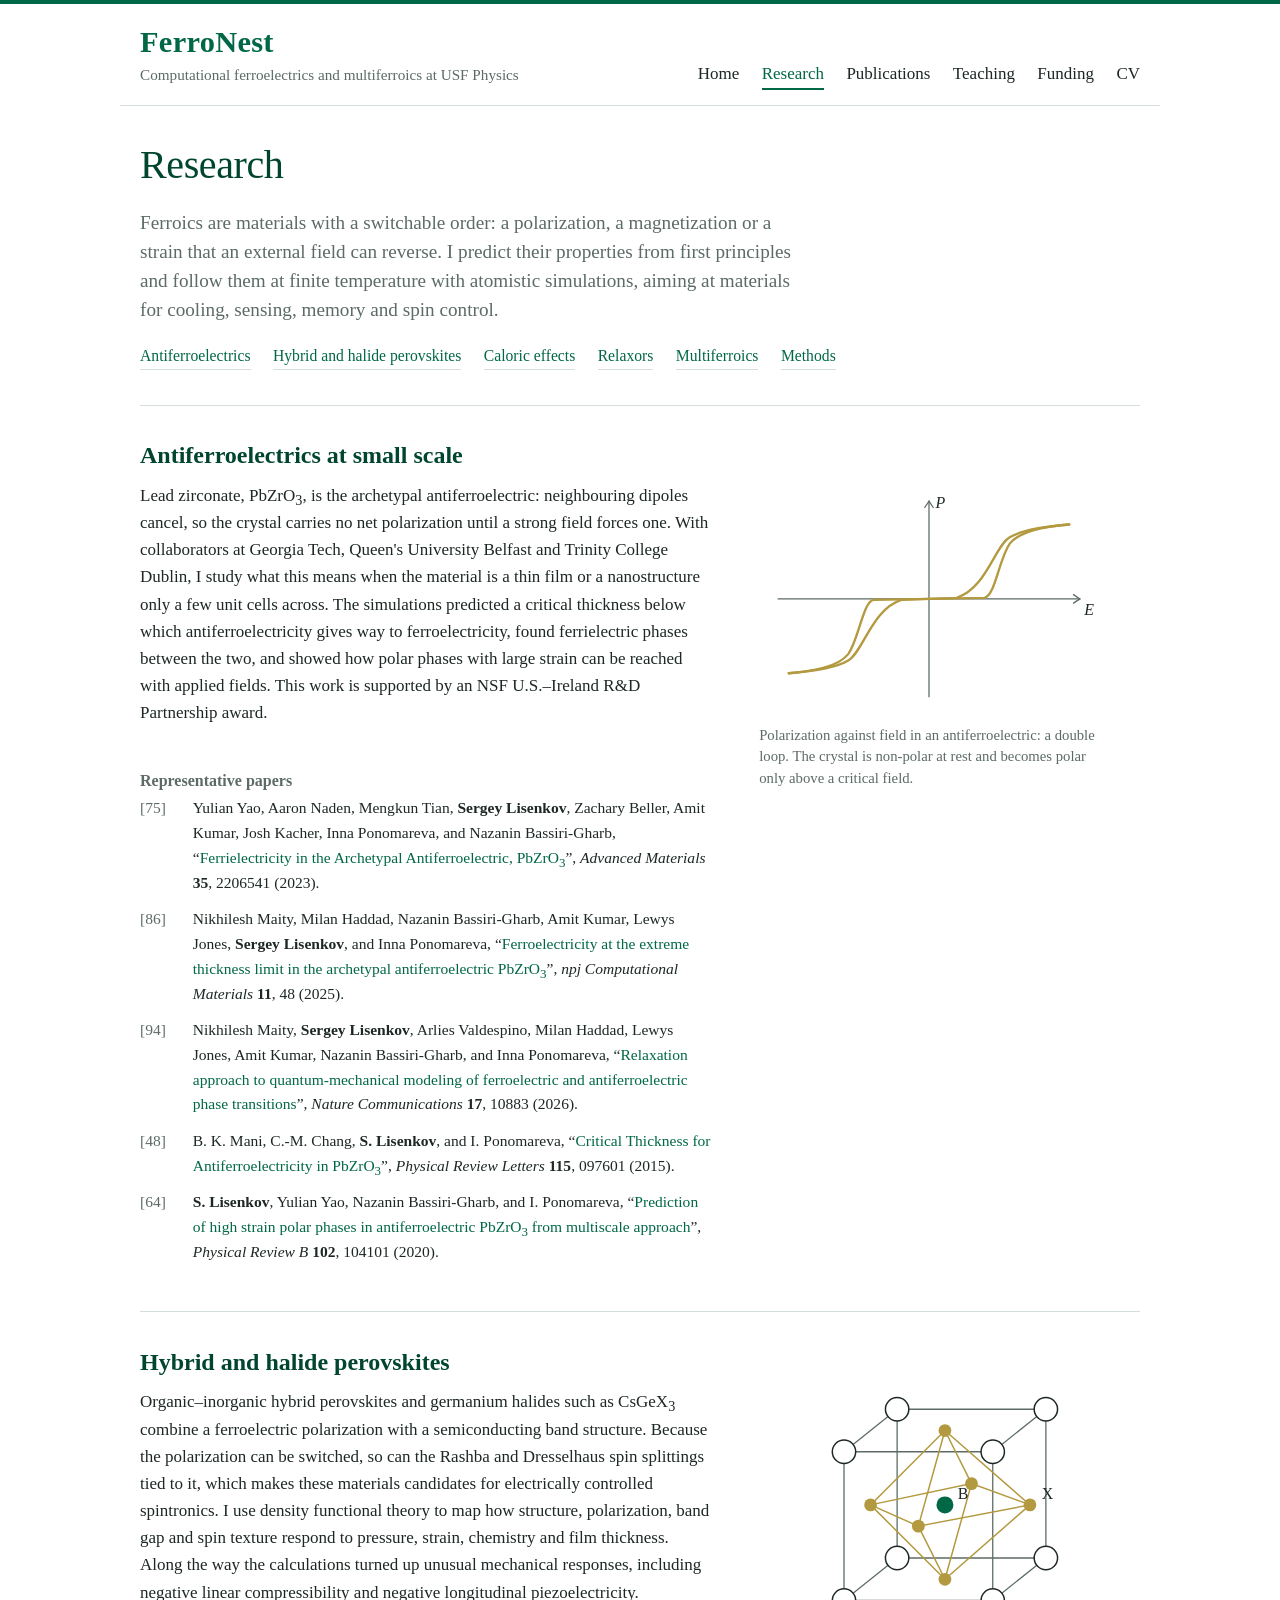
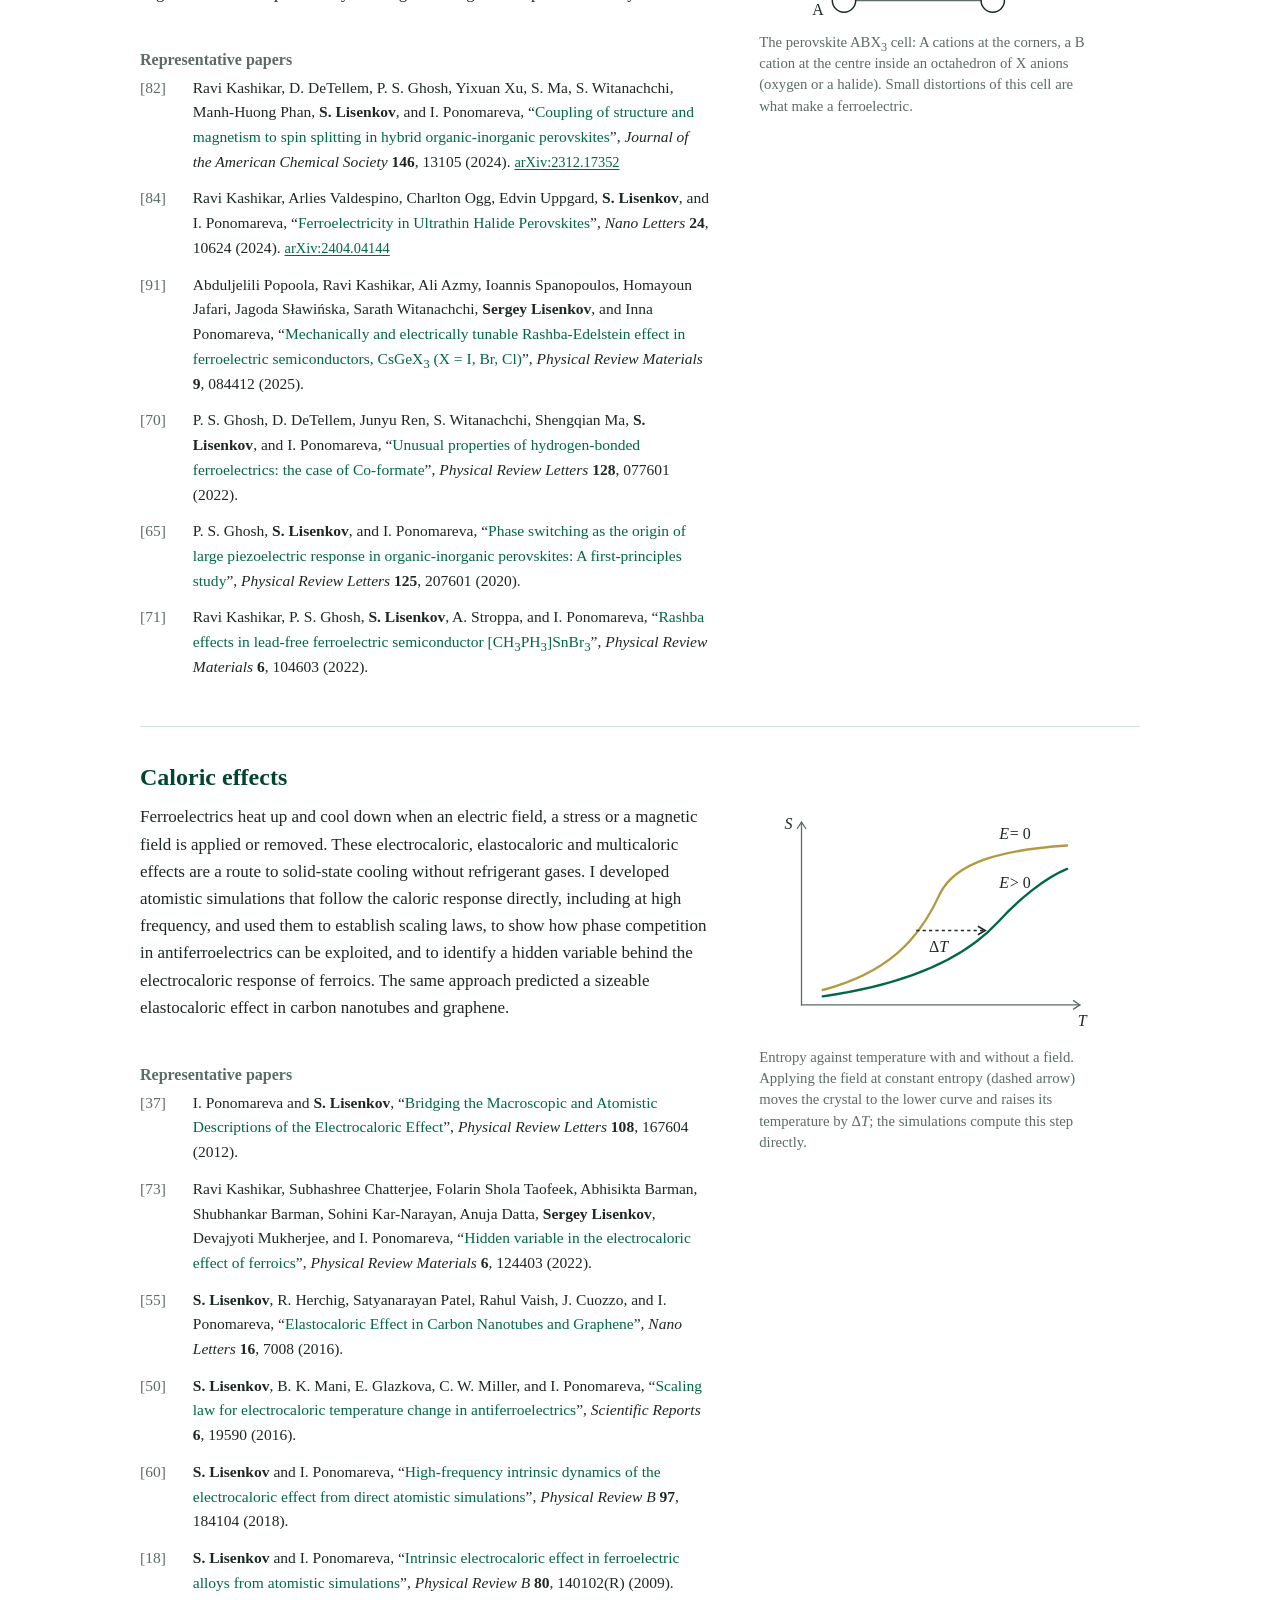
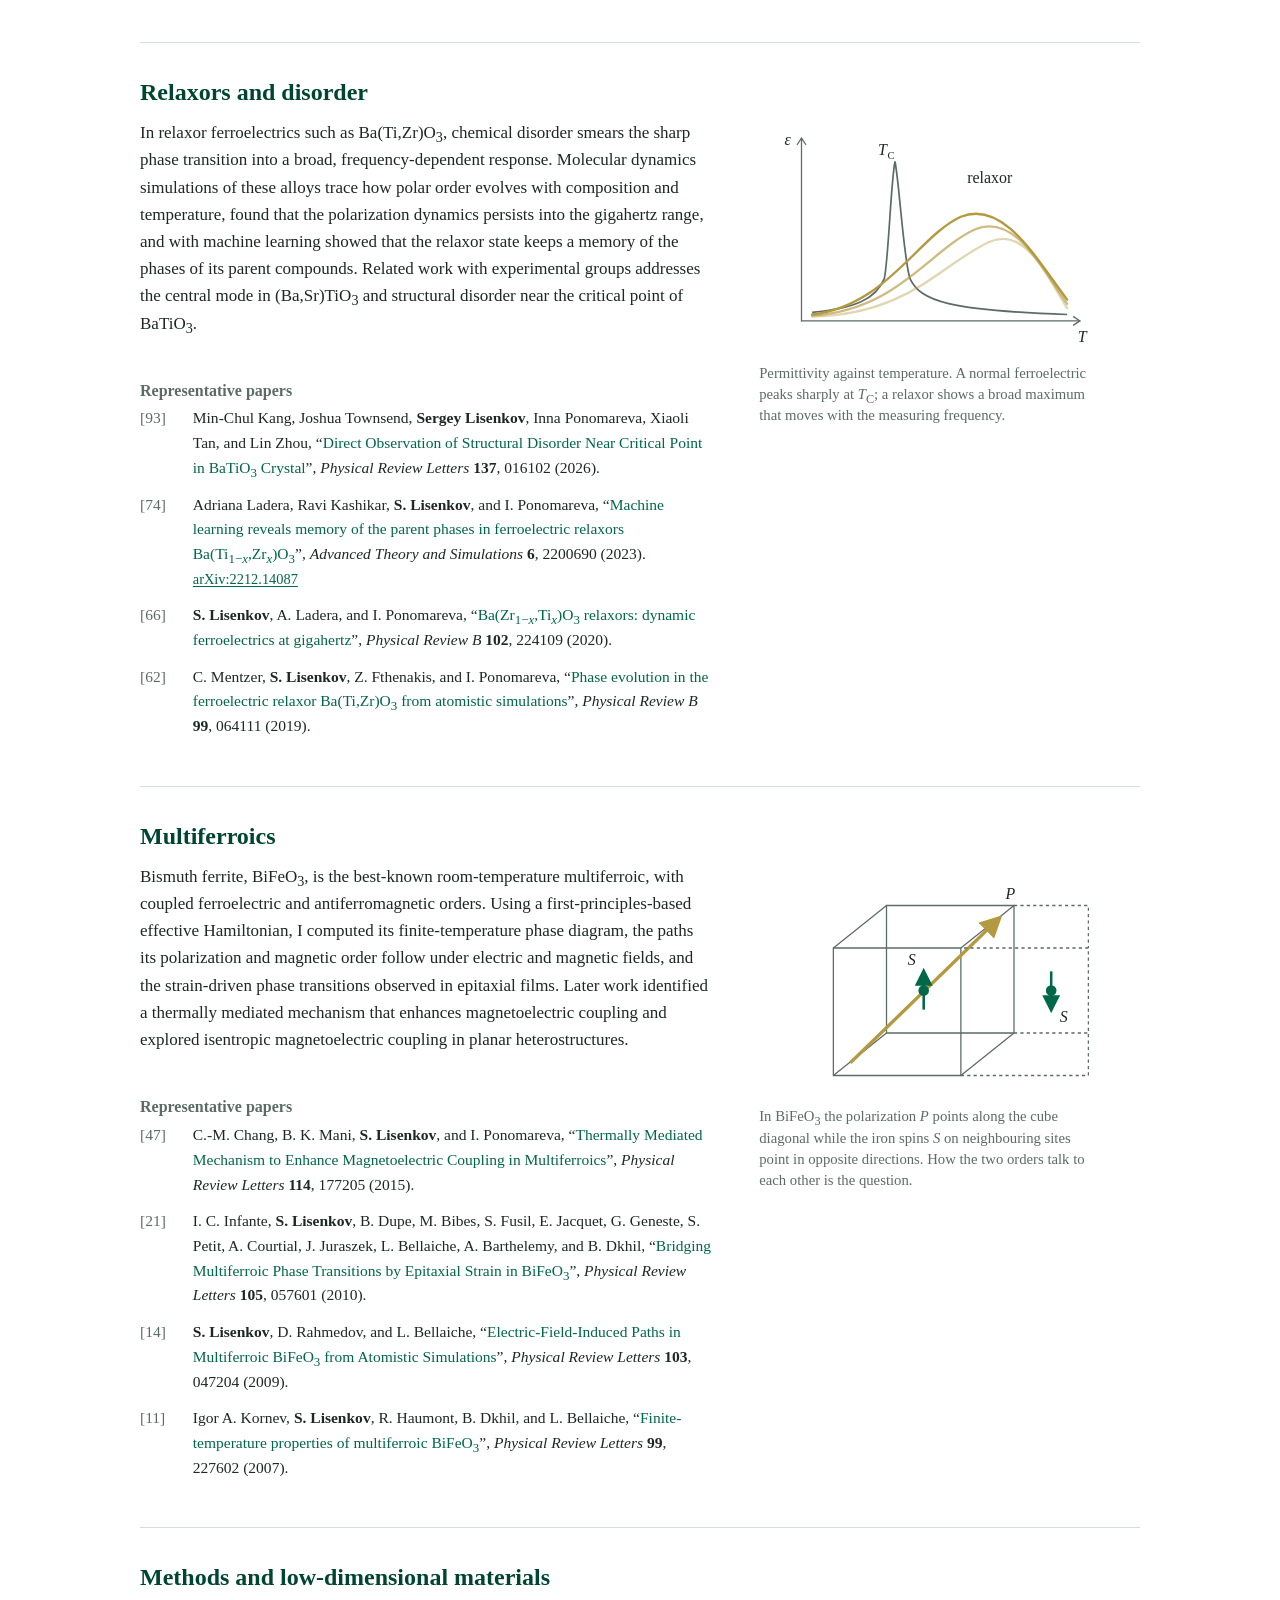
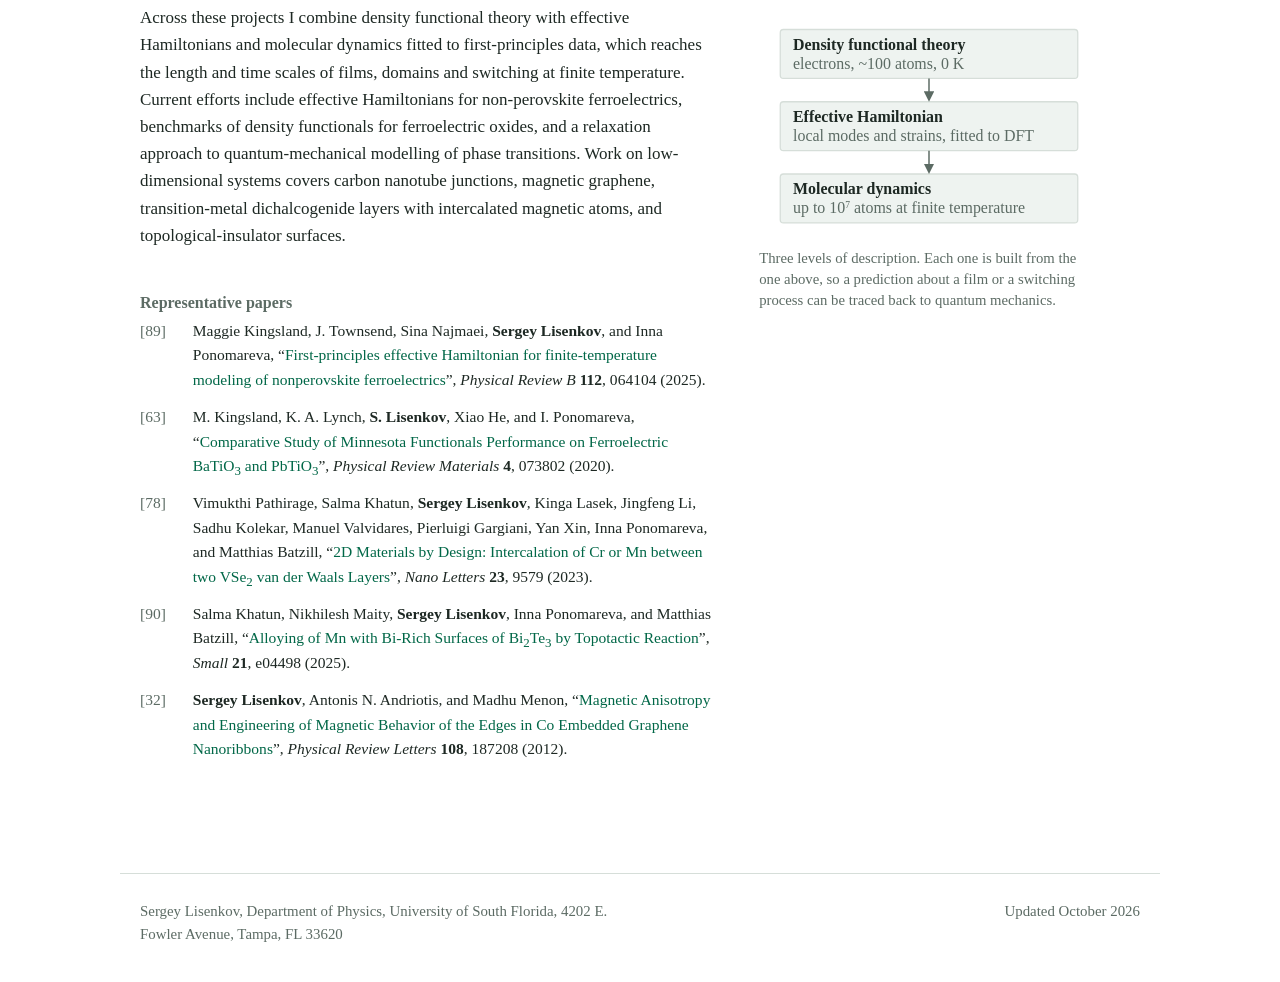
<file: research.html>
<!DOCTYPE html>
<html lang="en">
<head>
<meta charset="utf-8">
<meta name="viewport" content="width=device-width, initial-scale=1">
<title>Research — FerroNest</title>
<meta name="description" content="Research topics of Sergey Lisenkov: antiferroelectrics, hybrid and halide perovskites, caloric effects, relaxors, multiferroics and simulation methods.">
<link rel="icon" href="assets/favicon.svg" type="image/svg+xml">
<link rel="stylesheet" href="style.css">
</head>
<body>

<header class="wrap site-head">
  <a class="brand" href="index.html">
    <span class="brand-name">FerroNest</span>
    <span class="brand-sub">Computational ferroelectrics and multiferroics at USF Physics</span>
  </a>
  <nav class="site-nav" aria-label="Site">
    <ul>
      <li><a href="index.html">Home</a></li>
      <li><a href="research.html" aria-current="page">Research</a></li>
      <li><a href="publications.html">Publications</a></li>
      <li><a href="teaching.html">Teaching</a></li>
      <li><a href="funding.html">Funding</a></li>
      <li><a href="Lisenkov-CV.pdf">CV</a></li>
    </ul>
  </nav>
</header>

<main class="wrap">

  <section class="block">
    <h1>Research</h1>
    <p class="lede">Ferroics are materials with a switchable order: a polarization, a magnetization or a strain that an external field can reverse. I predict their properties from first principles and follow them at finite temperature with atomistic simulations, aiming at materials for cooling, sensing, memory and spin control.</p>
    <nav class="topics" aria-label="Topics on this page">
      <a href="#antiferroelectrics">Antiferroelectrics</a>
      <a href="#perovskites">Hybrid and halide perovskites</a>
      <a href="#caloric">Caloric effects</a>
      <a href="#relaxors">Relaxors</a>
      <a href="#multiferroics">Multiferroics</a>
      <a href="#methods">Methods</a>
    </nav>
  </section>

  <section class="theme" id="antiferroelectrics">
    <h2>Antiferroelectrics at small scale</h2>
    <div class="theme-body">
      <p>Lead zirconate, PbZrO<sub>3</sub>, is the archetypal antiferroelectric: neighbouring dipoles cancel, so the crystal carries no net polarization until a strong field forces one. With collaborators at Georgia Tech, Queen's University Belfast and Trinity College Dublin, I study what this means when the material is a thin film or a nanostructure only a few unit cells across. The simulations predicted a critical thickness below which antiferroelectricity gives way to ferroelectricity, found ferrielectric phases between the two, and showed how polar phases with large strain can be reached with applied fields. This work is supported by an NSF U.S.–Ireland R&amp;D Partnership award.</p>
      <figure class="theme-fig">
        <!-- Swap this drawing for a figure from a paper: <img src="assets/afe.png" alt="..."> -->
        <svg viewBox="0 0 320 220" role="img" aria-labelledby="fig-afe">
          <title id="fig-afe">Double hysteresis loop of polarization against electric field</title>
          <g fill="none" stroke="var(--muted)" stroke-width="1.2" stroke-linecap="round">
            <line x1="18" y1="110" x2="302" y2="110"/>
            <line x1="160" y1="18" x2="160" y2="202"/>
            <path d="M296 106 L302 110 L296 114"/>
            <path d="M156 24 L160 18 L164 24"/>
          </g>
          <g fill="none" stroke="var(--gold)" stroke-width="2.2" stroke-linejoin="round" stroke-linecap="round">
            <path d="M160 110 L212 109 C222 108 226 72 236 58 C246 46 268 42 292 40"/>
            <path d="M292 40 C266 42 246 46 236 52 C222 60 214 100 186 109 L160 110"/>
            <g transform="rotate(180 160 110)">
              <path d="M160 110 L212 109 C222 108 226 72 236 58 C246 46 268 42 292 40"/>
              <path d="M292 40 C266 42 246 46 236 52 C222 60 214 100 186 109 L160 110"/>
            </g>
          </g>
          <g class="fig-label" font-style="italic">
            <text x="306" y="125">E</text>
            <text x="166" y="24">P</text>
          </g>
        </svg>
        <figcaption>Polarization against field in an antiferroelectric: a double loop. The crystal is non-polar at rest and becomes polar only above a critical field.</figcaption>
      </figure>
      <div class="theme-papers">
        <h3>Representative papers</h3>
        <!-- papers: yao2023ferrielectricity maity2025ferroelectricity maity2026relaxation mani2015critical lisenkov2020prediction -->
        <ol class="pub-list pub-list--featured">
          <li class="pub" id="pub-75" value="75"><div class="pub-body"><span class="pub-authors">Yulian Yao, Aaron Naden, Mengkun Tian, <b>Sergey Lisenkov</b>, Zachary Beller, Amit Kumar, Josh Kacher, Inna Ponomareva, and Nazanin Bassiri-Gharb</span>, <span class="pub-title">&ldquo;<a href="https://doi.org/10.1002/adma.202206541">Ferrielectricity in the Archetypal Antiferroelectric, PbZrO<sub>3</sub></a>&rdquo;</span>, <em class="pub-journal">Advanced Materials</em> <b>35</b>, 2206541 (2023).</div></li>
          <li class="pub" id="pub-86" value="86"><div class="pub-body"><span class="pub-authors">Nikhilesh Maity, Milan Haddad, Nazanin Bassiri-Gharb, Amit Kumar, Lewys Jones, <b>Sergey Lisenkov</b>, and Inna Ponomareva</span>, <span class="pub-title">&ldquo;<a href="https://www.nature.com/articles/s41524-025-01520-w">Ferroelectricity at the extreme thickness limit in the archetypal antiferroelectric PbZrO<sub>3</sub></a>&rdquo;</span>, <em class="pub-journal">npj Computational Materials</em> <b>11</b>, 48 (2025).</div></li>
          <li class="pub" id="pub-94" value="94"><div class="pub-body"><span class="pub-authors">Nikhilesh Maity, <b>Sergey Lisenkov</b>, Arlies Valdespino, Milan Haddad, Lewys Jones, Amit Kumar, Nazanin Bassiri-Gharb, and Inna Ponomareva</span>, <span class="pub-title">&ldquo;<a href="https://doi.org/10.1038/s41467-026-77563-4">Relaxation approach to quantum-mechanical modeling of ferroelectric and antiferroelectric phase transitions</a>&rdquo;</span>, <em class="pub-journal">Nature Communications</em> <b>17</b>, 10883 (2026).</div></li>
          <li class="pub" id="pub-48" value="48"><div class="pub-body"><span class="pub-authors">B. K. Mani, C.-M. Chang, <b>S. Lisenkov</b>, and I. Ponomareva</span>, <span class="pub-title">&ldquo;<a href="https://doi.org/10.1103/PhysRevLett.115.097601">Critical Thickness for Antiferroelectricity in PbZrO<sub>3</sub></a>&rdquo;</span>, <em class="pub-journal">Physical Review Letters</em> <b>115</b>, 097601 (2015).</div></li>
          <li class="pub" id="pub-64" value="64"><div class="pub-body"><span class="pub-authors"><b>S. Lisenkov</b>, Yulian Yao, Nazanin Bassiri-Gharb, and I. Ponomareva</span>, <span class="pub-title">&ldquo;<a href="https://doi.org/10.1103/PhysRevB.102.104101">Prediction of high strain polar phases in antiferroelectric PbZrO<sub>3</sub> from multiscale approach</a>&rdquo;</span>, <em class="pub-journal">Physical Review B</em> <b>102</b>, 104101 (2020).</div></li>
        </ol>
        <!-- /papers -->
      </div>
    </div>
  </section>

  <section class="theme" id="perovskites">
    <h2>Hybrid and halide perovskites</h2>
    <div class="theme-body">
      <p>Organic–inorganic hybrid perovskites and germanium halides such as CsGeX<sub>3</sub> combine a ferroelectric polarization with a semiconducting band structure. Because the polarization can be switched, so can the Rashba and Dresselhaus spin splittings tied to it, which makes these materials candidates for electrically controlled spintronics. I use density functional theory to map how structure, polarization, band gap and spin texture respond to pressure, strain, chemistry and film thickness. Along the way the calculations turned up unusual mechanical responses, including negative linear compressibility and negative longitudinal piezoelectricity.</p>
      <figure class="theme-fig">
        <svg viewBox="0 0 320 220" role="img" aria-labelledby="fig-pv">
          <title id="fig-pv">The ABX3 perovskite unit cell</title>
          <!-- cube in oblique projection: front face 70..230 x 60..220, shifted back face -->
          <g fill="none" stroke="var(--muted)" stroke-width="1.2">
            <path d="M80 200 L220 200 L220 60 L80 60 Z"/>
            <path d="M130 160 L270 160 L270 20 L130 20 Z"/>
            <path d="M80 200 L130 160 M220 200 L270 160 M220 60 L270 20 M80 60 L130 20"/>
          </g>
          <!-- octahedron: X anions on the six face centres, joined to their neighbours -->
          <g fill="none" stroke="var(--gold)" stroke-width="1.4">
            <path d="M175 40 L105 110 L175 180 L255 110 Z"/>
            <path d="M175 40 L150 130 L175 180 M175 40 L200 90 L175 180"/>
            <path d="M105 110 L150 130 L255 110 M105 110 L200 90 L255 110"/>
          </g>
          <g fill="var(--gold)">
            <circle cx="150" cy="130" r="6"/><circle cx="200" cy="90" r="6"/>
            <circle cx="105" cy="110" r="6"/><circle cx="255" cy="110" r="6"/>
            <circle cx="175" cy="40" r="6"/><circle cx="175" cy="180" r="6"/>
          </g>
          <!-- B cation at the centre -->
          <circle cx="175" cy="110" r="8" fill="var(--green)"/>
          <!-- A cations on the corners -->
          <g fill="var(--paper)" stroke="var(--ink)" stroke-width="1.4">
            <circle cx="80" cy="200" r="11"/><circle cx="220" cy="200" r="11"/><circle cx="220" cy="60" r="11"/><circle cx="80" cy="60" r="11"/>
            <circle cx="130" cy="160" r="11"/><circle cx="270" cy="160" r="11"/><circle cx="270" cy="20" r="11"/><circle cx="130" cy="20" r="11"/>
          </g>
          <g class="fig-label">
            <text x="50" y="214">A</text>
            <text x="187" y="104">B</text>
            <text x="266" y="104">X</text>
          </g>
        </svg>
        <figcaption>The perovskite ABX<sub>3</sub> cell: A cations at the corners, a B cation at the centre inside an octahedron of X anions (oxygen or a halide). Small distortions of this cell are what make a ferroelectric.</figcaption>
      </figure>
      <div class="theme-papers">
        <h3>Representative papers</h3>
        <!-- papers: kashikar2024coupling kashikar2024ferroelectricity popoola2025mechanically ghosh2022unusual ghosh2020phase kashikar2022rashba -->
        <ol class="pub-list pub-list--featured">
          <li class="pub" id="pub-82" value="82"><div class="pub-body"><span class="pub-authors">Ravi Kashikar, D. DeTellem, P. S. Ghosh, Yixuan Xu, S. Ma, S. Witanachchi, Manh-Huong Phan, <b>S. Lisenkov</b>, and I. Ponomareva</span>, <span class="pub-title">&ldquo;<a href="https://doi.org/10.1021/jacs.3c14744">Coupling of structure and magnetism to spin splitting in hybrid organic-inorganic perovskites</a>&rdquo;</span>, <em class="pub-journal">Journal of the American Chemical Society</em> <b>146</b>, 13105 (2024). <a class="pub-arxiv" href="https://arxiv.org/abs/2312.17352">arXiv:2312.17352</a></div></li>
          <li class="pub" id="pub-84" value="84"><div class="pub-body"><span class="pub-authors">Ravi Kashikar, Arlies Valdespino, Charlton Ogg, Edvin Uppgard, <b>S. Lisenkov</b>, and I. Ponomareva</span>, <span class="pub-title">&ldquo;<a href="https://doi.org/10.1021/acs.nanolett.4c02940">Ferroelectricity in Ultrathin Halide Perovskites</a>&rdquo;</span>, <em class="pub-journal">Nano Letters</em> <b>24</b>, 10624 (2024). <a class="pub-arxiv" href="https://arxiv.org/abs/2404.04144">arXiv:2404.04144</a></div></li>
          <li class="pub" id="pub-91" value="91"><div class="pub-body"><span class="pub-authors">Abduljelili Popoola, Ravi Kashikar, Ali Azmy, Ioannis Spanopoulos, Homayoun Jafari, Jagoda Sławińska, Sarath Witanachchi, <b>Sergey Lisenkov</b>, and Inna Ponomareva</span>, <span class="pub-title">&ldquo;<a href="https://doi.org/10.1103/gkt2-x7mm">Mechanically and electrically tunable Rashba-Edelstein effect in ferroelectric semiconductors, CsGeX<sub>3</sub> (X = I, Br, Cl)</a>&rdquo;</span>, <em class="pub-journal">Physical Review Materials</em> <b>9</b>, 084412 (2025).</div></li>
          <li class="pub" id="pub-70" value="70"><div class="pub-body"><span class="pub-authors">P. S. Ghosh, D. DeTellem, Junyu Ren, S. Witanachchi, Shengqian Ma, <b>S. Lisenkov</b>, and I. Ponomareva</span>, <span class="pub-title">&ldquo;<a href="https://doi.org/10.1103/PhysRevLett.128.077601">Unusual properties of hydrogen-bonded ferroelectrics: the case of Co-formate</a>&rdquo;</span>, <em class="pub-journal">Physical Review Letters</em> <b>128</b>, 077601 (2022).</div></li>
          <li class="pub" id="pub-65" value="65"><div class="pub-body"><span class="pub-authors">P. S. Ghosh, <b>S. Lisenkov</b>, and I. Ponomareva</span>, <span class="pub-title">&ldquo;<a href="https://doi.org/10.1103/PhysRevLett.125.207601">Phase switching as the origin of large piezoelectric response in organic-inorganic perovskites: A first-principles study</a>&rdquo;</span>, <em class="pub-journal">Physical Review Letters</em> <b>125</b>, 207601 (2020).</div></li>
          <li class="pub" id="pub-71" value="71"><div class="pub-body"><span class="pub-authors">Ravi Kashikar, P. S. Ghosh, <b>S. Lisenkov</b>, A. Stroppa, and I. Ponomareva</span>, <span class="pub-title">&ldquo;<a href="https://doi.org/10.1103/PhysRevMaterials.6.104603">Rashba effects in lead-free ferroelectric semiconductor [CH<sub>3</sub>PH<sub>3</sub>]SnBr<sub>3</sub></a>&rdquo;</span>, <em class="pub-journal">Physical Review Materials</em> <b>6</b>, 104603 (2022).</div></li>
        </ol>
        <!-- /papers -->
      </div>
    </div>
  </section>

  <section class="theme" id="caloric">
    <h2>Caloric effects</h2>
    <div class="theme-body">
      <p>Ferroelectrics heat up and cool down when an electric field, a stress or a magnetic field is applied or removed. These electrocaloric, elastocaloric and multicaloric effects are a route to solid-state cooling without refrigerant gases. I developed atomistic simulations that follow the caloric response directly, including at high frequency, and used them to establish scaling laws, to show how phase competition in antiferroelectrics can be exploited, and to identify a hidden variable behind the electrocaloric response of ferroics. The same approach predicted a sizeable elastocaloric effect in carbon nanotubes and graphene.</p>
      <figure class="theme-fig">
        <svg viewBox="0 0 320 220" role="img" aria-labelledby="fig-ec">
          <title id="fig-ec">Entropy against temperature with and without an electric field, showing the adiabatic temperature change</title>
          <g fill="none" stroke="var(--muted)" stroke-width="1.2" stroke-linecap="round">
            <line x1="40" y1="190" x2="302" y2="190"/>
            <line x1="40" y1="190" x2="40" y2="18"/>
            <path d="M296 186 L302 190 L296 194"/>
            <path d="M36 24 L40 18 L44 24"/>
          </g>
          <g fill="none" stroke-width="2.2" stroke-linecap="round">
            <path d="M60 176 C120 160 150 130 170 86 C185 55 230 44 290 40" stroke="var(--gold)"/>
            <path d="M60 182 C130 172 190 150 225 112 C245 90 270 70 290 62" stroke="var(--green)"/>
          </g>
          <!-- adiabatic step: horizontal arrow from the E=0 curve to the E>0 curve -->
          <g stroke="var(--ink)" stroke-width="1.4" fill="none">
            <line x1="148" y1="120" x2="213" y2="120" stroke-dasharray="3 3"/>
            <path d="M206 116 L213 120 L206 124"/>
          </g>
          <g class="fig-label">
            <text x="226" y="34" font-style="italic">E</text><text x="236" y="34"> = 0</text>
            <text x="226" y="80" font-style="italic">E</text><text x="236" y="80"> &gt; 0</text>
            <text x="160" y="140">Δ<tspan font-style="italic">T</tspan></text>
            <text x="300" y="210" font-style="italic">T</text>
            <text x="24" y="24" font-style="italic">S</text>
          </g>
        </svg>
        <figcaption>Entropy against temperature with and without a field. Applying the field at constant entropy (dashed arrow) moves the crystal to the lower curve and raises its temperature by Δ<i>T</i>; the simulations compute this step directly.</figcaption>
      </figure>
      <div class="theme-papers">
        <h3>Representative papers</h3>
        <!-- papers: ponomareva2012bridging kashikar2022hidden lisenkov2016elastocaloric lisenkov2016scaling lisenkov2018high lisenkov2009intrinsic -->
        <ol class="pub-list pub-list--featured">
          <li class="pub" id="pub-37" value="37"><div class="pub-body"><span class="pub-authors">I. Ponomareva and <b>S. Lisenkov</b></span>, <span class="pub-title">&ldquo;<a href="https://doi.org/10.1103/PhysRevLett.108.167604">Bridging the Macroscopic and Atomistic Descriptions of the Electrocaloric Effect</a>&rdquo;</span>, <em class="pub-journal">Physical Review Letters</em> <b>108</b>, 167604 (2012).</div></li>
          <li class="pub" id="pub-73" value="73"><div class="pub-body"><span class="pub-authors">Ravi Kashikar, Subhashree Chatterjee, Folarin Shola Taofeek, Abhisikta Barman, Shubhankar Barman, Sohini Kar-Narayan, Anuja Datta, <b>Sergey Lisenkov</b>, Devajyoti Mukherjee, and I. Ponomareva</span>, <span class="pub-title">&ldquo;<a href="https://doi.org/10.1103/PhysRevMaterials.6.124403">Hidden variable in the electrocaloric effect of ferroics</a>&rdquo;</span>, <em class="pub-journal">Physical Review Materials</em> <b>6</b>, 124403 (2022).</div></li>
          <li class="pub" id="pub-55" value="55"><div class="pub-body"><span class="pub-authors"><b>S. Lisenkov</b>, R. Herchig, Satyanarayan Patel, Rahul Vaish, J. Cuozzo, and I. Ponomareva</span>, <span class="pub-title">&ldquo;<a href="https://doi.org/10.1021/acs.nanolett.6b03155">Elastocaloric Effect in Carbon Nanotubes and Graphene</a>&rdquo;</span>, <em class="pub-journal">Nano Letters</em> <b>16</b>, 7008 (2016).</div></li>
          <li class="pub" id="pub-50" value="50"><div class="pub-body"><span class="pub-authors"><b>S. Lisenkov</b>, B. K. Mani, E. Glazkova, C. W. Miller, and I. Ponomareva</span>, <span class="pub-title">&ldquo;<a href="https://doi.org/10.1038/srep19590">Scaling law for electrocaloric temperature change in antiferroelectrics</a>&rdquo;</span>, <em class="pub-journal">Scientific Reports</em> <b>6</b>, 19590 (2016).</div></li>
          <li class="pub" id="pub-60" value="60"><div class="pub-body"><span class="pub-authors"><b>S. Lisenkov</b> and I. Ponomareva</span>, <span class="pub-title">&ldquo;<a href="https://doi.org/10.1103/PhysRevB.97.184104">High-frequency intrinsic dynamics of the electrocaloric effect from direct atomistic simulations</a>&rdquo;</span>, <em class="pub-journal">Physical Review B</em> <b>97</b>, 184104 (2018).</div></li>
          <li class="pub" id="pub-18" value="18"><div class="pub-body"><span class="pub-authors"><b>S. Lisenkov</b> and I. Ponomareva</span>, <span class="pub-title">&ldquo;<a href="https://doi.org/10.1103/PhysRevB.80.140102">Intrinsic electrocaloric effect in ferroelectric alloys from atomistic simulations</a>&rdquo;</span>, <em class="pub-journal">Physical Review B</em> <b>80</b>, 140102(R) (2009).</div></li>
        </ol>
        <!-- /papers -->
      </div>
    </div>
  </section>

  <section class="theme" id="relaxors">
    <h2>Relaxors and disorder</h2>
    <div class="theme-body">
      <p>In relaxor ferroelectrics such as Ba(Ti,Zr)O<sub>3</sub>, chemical disorder smears the sharp phase transition into a broad, frequency-dependent response. Molecular dynamics simulations of these alloys trace how polar order evolves with composition and temperature, found that the polarization dynamics persists into the gigahertz range, and with machine learning showed that the relaxor state keeps a memory of the phases of its parent compounds. Related work with experimental groups addresses the central mode in (Ba,Sr)TiO<sub>3</sub> and structural disorder near the critical point of BaTiO<sub>3</sub>.</p>
      <figure class="theme-fig">
        <svg viewBox="0 0 320 220" role="img" aria-labelledby="fig-rx">
          <title id="fig-rx">Dielectric permittivity against temperature for a normal ferroelectric and a relaxor</title>
          <g fill="none" stroke="var(--muted)" stroke-width="1.2" stroke-linecap="round">
            <line x1="40" y1="190" x2="302" y2="190"/>
            <line x1="40" y1="190" x2="40" y2="18"/>
            <path d="M296 186 L302 190 L296 194"/>
            <path d="M36 24 L40 18 L44 24"/>
          </g>
          <!-- normal ferroelectric: sharp peak -->
          <path d="M50 182 C90 178 110 170 118 150 C122 130 124 60 128 40 C132 60 136 130 142 150 C152 172 180 180 290 184" fill="none" stroke="var(--muted)" stroke-width="1.6"/>
          <!-- relaxor: broad peaks that shift with frequency -->
          <g fill="none" stroke="var(--gold)" stroke-width="2.2" stroke-linecap="round">
            <path d="M50 184 C120 176 150 110 190 92 C230 76 260 130 290 170"/>
            <path d="M50 185 C130 180 160 124 203 104 C240 88 265 138 290 174" opacity="0.65"/>
            <path d="M50 186 C140 184 170 138 216 116 C250 100 270 146 290 178" opacity="0.4"/>
          </g>
          <g class="fig-label">
            <text x="24" y="24" font-style="italic">ε</text>
            <text x="300" y="210" font-style="italic">T</text>
            <text x="112" y="34" font-style="italic">T</text><text x="121" y="38" font-size="10">C</text>
            <text x="196" y="60">relaxor</text>
          </g>
        </svg>
        <figcaption>Permittivity against temperature. A normal ferroelectric peaks sharply at <i>T</i><sub>C</sub>; a relaxor shows a broad maximum that moves with the measuring frequency.</figcaption>
      </figure>
      <div class="theme-papers">
        <h3>Representative papers</h3>
        <!-- papers: kang2026direct ladera2023machine lisenkov2020ba mentzer2019phase -->
        <ol class="pub-list pub-list--featured">
          <li class="pub" id="pub-93" value="93"><div class="pub-body"><span class="pub-authors">Min-Chul Kang, Joshua Townsend, <b>Sergey Lisenkov</b>, Inna Ponomareva, Xiaoli Tan, and Lin Zhou</span>, <span class="pub-title">&ldquo;<a href="https://doi.org/10.1103/qhn9-42d5">Direct Observation of Structural Disorder Near Critical Point in BaTiO<sub>3</sub> Crystal</a>&rdquo;</span>, <em class="pub-journal">Physical Review Letters</em> <b>137</b>, 016102 (2026).</div></li>
          <li class="pub" id="pub-74" value="74"><div class="pub-body"><span class="pub-authors">Adriana Ladera, Ravi Kashikar, <b>S. Lisenkov</b>, and I. Ponomareva</span>, <span class="pub-title">&ldquo;<a href="https://doi.org/10.1002/adts.202200690">Machine learning reveals memory of the parent phases in ferroelectric relaxors Ba(Ti<sub>1&minus;<i>x</i></sub>,Zr<sub><i>x</i></sub>)O<sub>3</sub></a>&rdquo;</span>, <em class="pub-journal">Advanced Theory and Simulations</em> <b>6</b>, 2200690 (2023). <a class="pub-arxiv" href="https://arxiv.org/abs/2212.14087">arXiv:2212.14087</a></div></li>
          <li class="pub" id="pub-66" value="66"><div class="pub-body"><span class="pub-authors"><b>S. Lisenkov</b>, A. Ladera, and I. Ponomareva</span>, <span class="pub-title">&ldquo;<a href="https://doi.org/10.1103/PhysRevB.102.224109">Ba(Zr<sub>1&minus;<i>x</i></sub>,Ti<sub><i>x</i></sub>)O<sub>3</sub> relaxors: dynamic ferroelectrics at gigahertz</a>&rdquo;</span>, <em class="pub-journal">Physical Review B</em> <b>102</b>, 224109 (2020).</div></li>
          <li class="pub" id="pub-62" value="62"><div class="pub-body"><span class="pub-authors">C. Mentzer, <b>S. Lisenkov</b>, Z. Fthenakis, and I. Ponomareva</span>, <span class="pub-title">&ldquo;<a href="https://doi.org/10.1103/PhysRevB.99.064111">Phase evolution in the ferroelectric relaxor Ba(Ti,Zr)O<sub>3</sub> from atomistic simulations</a>&rdquo;</span>, <em class="pub-journal">Physical Review B</em> <b>99</b>, 064111 (2019).</div></li>
        </ol>
        <!-- /papers -->
      </div>
    </div>
  </section>

  <section class="theme" id="multiferroics">
    <h2>Multiferroics</h2>
    <div class="theme-body">
      <p>Bismuth ferrite, BiFeO<sub>3</sub>, is the best-known room-temperature multiferroic, with coupled ferroelectric and antiferromagnetic orders. Using a first-principles-based effective Hamiltonian, I computed its finite-temperature phase diagram, the paths its polarization and magnetic order follow under electric and magnetic fields, and the strain-driven phase transitions observed in epitaxial films. Later work identified a thermally mediated mechanism that enhances magnetoelectric coupling and explored isentropic magnetoelectric coupling in planar heterostructures.</p>
      <figure class="theme-fig">
        <svg viewBox="0 0 320 220" role="img" aria-labelledby="fig-mf">
          <title id="fig-mf">A perovskite cell with polarization along the body diagonal and antiparallel spins on neighbouring iron sites</title>
          <defs>
            <marker id="mf-arrow" viewBox="0 0 10 10" refX="8" refY="5" markerWidth="7" markerHeight="7" orient="auto-start-reverse">
              <path d="M0 0 L10 5 L0 10 Z" fill="context-stroke"/>
            </marker>
          </defs>
          <g fill="none" stroke="var(--muted)" stroke-width="1.2">
            <path d="M70 200 L190 200 L190 80 L70 80 Z"/>
            <path d="M120 160 L240 160 L240 40 L120 40 Z"/>
            <path d="M70 200 L120 160 M190 200 L240 160 M190 80 L240 40 M70 80 L120 40"/>
          </g>
          <!-- polarization along the body diagonal -->
          <line x1="86" y1="188" x2="226" y2="52" stroke="var(--gold)" stroke-width="3" marker-end="url(#mf-arrow)"/>
          <!-- Fe sites with antiparallel spins (two neighbouring cells) -->
          <g stroke="var(--green)" stroke-width="2.4" marker-end="url(#mf-arrow)" fill="none">
            <line x1="155" y1="138" x2="155" y2="102"/>
            <line x1="275" y1="102" x2="275" y2="138"/>
          </g>
          <circle cx="155" cy="120" r="5" fill="var(--green)"/>
          <circle cx="275" cy="120" r="5" fill="var(--green)"/>
          <g fill="none" stroke="var(--muted)" stroke-width="1.2" stroke-dasharray="3 3">
            <path d="M190 200 L310 200 L310 80 L190 80 M240 160 L310 160 M240 40 L310 40 L310 80 M310 200 L310 160"/>
          </g>
          <g class="fig-label">
            <text x="232" y="34" font-style="italic">P</text>
            <text x="140" y="96" font-style="italic">S</text>
            <text x="283" y="150" font-style="italic">S</text>
          </g>
        </svg>
        <figcaption>In BiFeO<sub>3</sub> the polarization <i>P</i> points along the cube diagonal while the iron spins <i>S</i> on neighbouring sites point in opposite directions. How the two orders talk to each other is the question.</figcaption>
      </figure>
      <div class="theme-papers">
        <h3>Representative papers</h3>
        <!-- papers: chang2015thermally infante2010bridging lisenkov2009electric kornev2007finite -->
        <ol class="pub-list pub-list--featured">
          <li class="pub" id="pub-47" value="47"><div class="pub-body"><span class="pub-authors">C.-M. Chang, B. K. Mani, <b>S. Lisenkov</b>, and I. Ponomareva</span>, <span class="pub-title">&ldquo;<a href="https://doi.org/10.1103/PhysRevLett.114.177205">Thermally Mediated Mechanism to Enhance Magnetoelectric Coupling in Multiferroics</a>&rdquo;</span>, <em class="pub-journal">Physical Review Letters</em> <b>114</b>, 177205 (2015).</div></li>
          <li class="pub" id="pub-21" value="21"><div class="pub-body"><span class="pub-authors">I. C. Infante, <b>S. Lisenkov</b>, B. Dupe, M. Bibes, S. Fusil, E. Jacquet, G. Geneste, S. Petit, A. Courtial, J. Juraszek, L. Bellaiche, A. Barthelemy, and B. Dkhil</span>, <span class="pub-title">&ldquo;<a href="https://doi.org/10.1103/PhysRevLett.105.057601">Bridging Multiferroic Phase Transitions by Epitaxial Strain in BiFeO<sub>3</sub></a>&rdquo;</span>, <em class="pub-journal">Physical Review Letters</em> <b>105</b>, 057601 (2010).</div></li>
          <li class="pub" id="pub-14" value="14"><div class="pub-body"><span class="pub-authors"><b>S. Lisenkov</b>, D. Rahmedov, and L. Bellaiche</span>, <span class="pub-title">&ldquo;<a href="https://doi.org/10.1103/PhysRevLett.103.047204">Electric-Field-Induced Paths in Multiferroic BiFeO<sub>3</sub> from Atomistic Simulations</a>&rdquo;</span>, <em class="pub-journal">Physical Review Letters</em> <b>103</b>, 047204 (2009).</div></li>
          <li class="pub" id="pub-11" value="11"><div class="pub-body"><span class="pub-authors">Igor A. Kornev, <b>S. Lisenkov</b>, R. Haumont, B. Dkhil, and L. Bellaiche</span>, <span class="pub-title">&ldquo;<a href="https://doi.org/10.1103/PhysRevLett.99.227602">Finite-temperature properties of multiferroic BiFeO<sub>3</sub></a>&rdquo;</span>, <em class="pub-journal">Physical Review Letters</em> <b>99</b>, 227602 (2007).</div></li>
        </ol>
        <!-- /papers -->
      </div>
    </div>
  </section>

  <section class="theme" id="methods">
    <h2>Methods and low-dimensional materials</h2>
    <div class="theme-body">
      <p>Across these projects I combine density functional theory with effective Hamiltonians and molecular dynamics fitted to first-principles data, which reaches the length and time scales of films, domains and switching at finite temperature. Current efforts include effective Hamiltonians for non-perovskite ferroelectrics, benchmarks of density functionals for ferroelectric oxides, and a relaxation approach to quantum-mechanical modelling of phase transitions. Work on low-dimensional systems covers carbon nanotube junctions, magnetic graphene, transition-metal dichalcogenide layers with intercalated magnetic atoms, and topological-insulator surfaces.</p>
      <figure class="theme-fig">
        <svg viewBox="0 0 320 220" role="img" aria-labelledby="fig-mm">
          <title id="fig-mm">Three simulation levels from density functional theory to molecular dynamics</title>
          <defs>
            <marker id="mm-arrow" viewBox="0 0 10 10" refX="8" refY="5" markerWidth="7" markerHeight="7" orient="auto">
              <path d="M0 0 L10 5 L0 10 Z" fill="var(--muted)"/>
            </marker>
          </defs>
          <g fill="var(--panel)" stroke="var(--rule)" stroke-width="1.2">
            <rect x="20" y="24" width="280" height="46" rx="3"/>
            <rect x="20" y="92" width="280" height="46" rx="3"/>
            <rect x="20" y="160" width="280" height="46" rx="3"/>
          </g>
          <g stroke="var(--muted)" stroke-width="1.4" marker-end="url(#mm-arrow)">
            <line x1="160" y1="70" x2="160" y2="90"/>
            <line x1="160" y1="138" x2="160" y2="158"/>
          </g>
          <g class="fig-label" font-size="13">
            <text x="32" y="43" font-weight="600">Density functional theory</text>
            <text x="32" y="61" fill="var(--muted)">electrons, ~100 atoms, 0 K</text>
            <text x="32" y="111" font-weight="600">Effective Hamiltonian</text>
            <text x="32" y="129" fill="var(--muted)">local modes and strains, fitted to DFT</text>
            <text x="32" y="179" font-weight="600">Molecular dynamics</text>
            <text x="32" y="197" fill="var(--muted)">up to 10<tspan dy="-5" font-size="9">7</tspan><tspan dy="5"> atoms at finite temperature</tspan></text>
          </g>
        </svg>
        <figcaption>Three levels of description. Each one is built from the one above, so a prediction about a film or a switching process can be traced back to quantum mechanics.</figcaption>
      </figure>
      <div class="theme-papers">
        <h3>Representative papers</h3>
        <!-- papers: kingsland2025first kingsland2020comparative pathirage2023d khatun2025alloying lisenkov2012magnetic -->
        <ol class="pub-list pub-list--featured">
          <li class="pub" id="pub-89" value="89"><div class="pub-body"><span class="pub-authors">Maggie Kingsland, J. Townsend, Sina Najmaei, <b>Sergey Lisenkov</b>, and Inna Ponomareva</span>, <span class="pub-title">&ldquo;<a href="https://doi.org/10.1103/sdj6-vsfj">First-principles effective Hamiltonian for finite-temperature modeling of nonperovskite ferroelectrics</a>&rdquo;</span>, <em class="pub-journal">Physical Review B</em> <b>112</b>, 064104 (2025).</div></li>
          <li class="pub" id="pub-63" value="63"><div class="pub-body"><span class="pub-authors">M. Kingsland, K. A. Lynch, <b>S. Lisenkov</b>, Xiao He, and I. Ponomareva</span>, <span class="pub-title">&ldquo;<a href="https://doi.org/10.1103/PhysRevMaterials.4.073802">Comparative Study of Minnesota Functionals Performance on Ferroelectric BaTiO<sub>3</sub> and PbTiO<sub>3</sub></a>&rdquo;</span>, <em class="pub-journal">Physical Review Materials</em> <b>4</b>, 073802 (2020).</div></li>
          <li class="pub" id="pub-78" value="78"><div class="pub-body"><span class="pub-authors">Vimukthi Pathirage, Salma Khatun, <b>Sergey Lisenkov</b>, Kinga Lasek, Jingfeng Li, Sadhu Kolekar, Manuel Valvidares, Pierluigi Gargiani, Yan Xin, Inna Ponomareva, and Matthias Batzill</span>, <span class="pub-title">&ldquo;<a href="https://doi.org/10.1021/acs.nanolett.3c03169">2D Materials by Design: Intercalation of Cr or Mn between two VSe<sub>2</sub> van der Waals Layers</a>&rdquo;</span>, <em class="pub-journal">Nano Letters</em> <b>23</b>, 9579 (2023).</div></li>
          <li class="pub" id="pub-90" value="90"><div class="pub-body"><span class="pub-authors">Salma Khatun, Nikhilesh Maity, <b>Sergey Lisenkov</b>, Inna Ponomareva, and Matthias Batzill</span>, <span class="pub-title">&ldquo;<a href="https://doi.org/10.1002/smll.202504498">Alloying of Mn with Bi-Rich Surfaces of Bi<sub>2</sub>Te<sub>3</sub> by Topotactic Reaction</a>&rdquo;</span>, <em class="pub-journal">Small</em> <b>21</b>, e04498 (2025).</div></li>
          <li class="pub" id="pub-32" value="32"><div class="pub-body"><span class="pub-authors"><b>Sergey Lisenkov</b>, Antonis N. Andriotis, and Madhu Menon</span>, <span class="pub-title">&ldquo;<a href="https://doi.org/10.1103/PhysRevLett.108.187208">Magnetic Anisotropy and Engineering of Magnetic Behavior of the Edges in Co Embedded Graphene Nanoribbons</a>&rdquo;</span>, <em class="pub-journal">Physical Review Letters</em> <b>108</b>, 187208 (2012).</div></li>
        </ol>
        <!-- /papers -->
      </div>
    </div>
  </section>

</main>

<footer class="wrap site-foot">
  <p>Sergey Lisenkov, Department of Physics, University of South Florida, 4202 E. Fowler Avenue, Tampa, FL 33620</p>
  <p>Updated October 2026</p>
</footer>

  <!-- Visitor statistics (privacy-friendly, no cookies): dashboard at https://ferrolab.goatcounter.com -->
  <script data-goatcounter="https://ferrolab.goatcounter.com/count" async src="https://gc.zgo.at/count.js"></script>
</body>
</html>
</file>
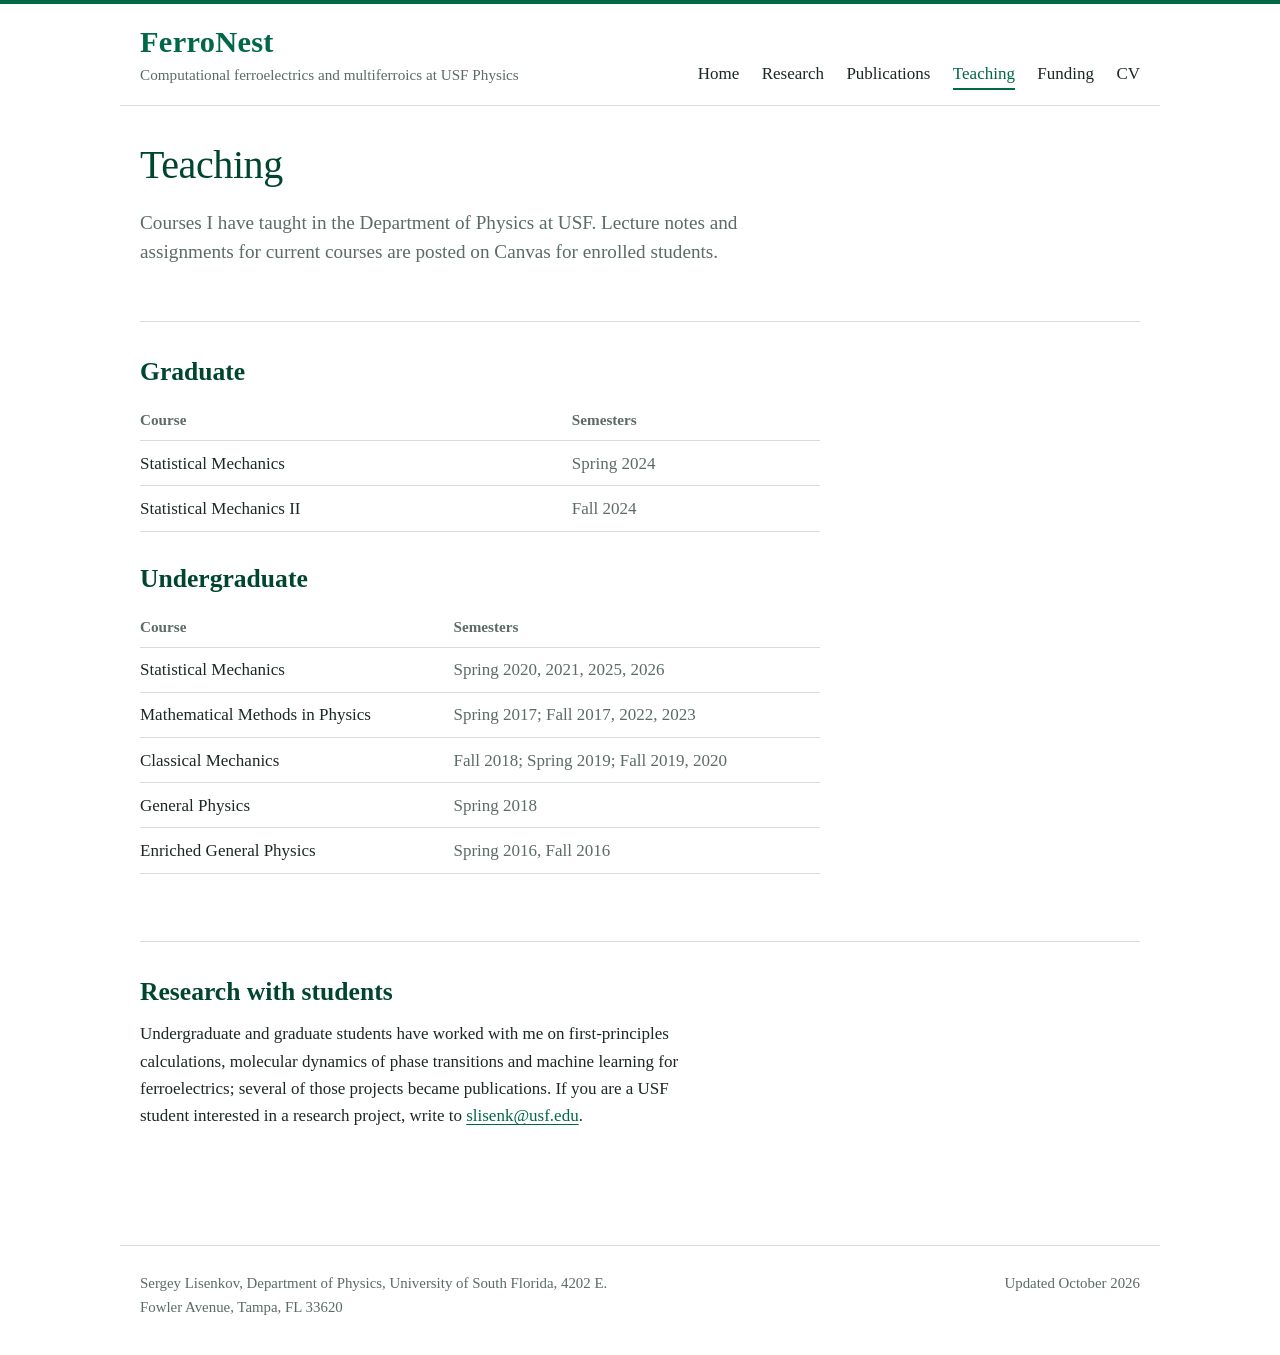
<file: teaching.html>
<!DOCTYPE html>
<html lang="en">
<head>
<meta charset="utf-8">
<meta name="viewport" content="width=device-width, initial-scale=1">
<title>Teaching — FerroNest</title>
<meta name="description" content="Courses taught by Sergey Lisenkov in the Department of Physics, University of South Florida.">
<link rel="icon" href="assets/favicon.svg" type="image/svg+xml">
<link rel="stylesheet" href="style.css">
</head>
<body>

<header class="wrap site-head">
  <a class="brand" href="index.html">
    <span class="brand-name">FerroNest</span>
    <span class="brand-sub">Computational ferroelectrics and multiferroics at USF Physics</span>
  </a>
  <nav class="site-nav" aria-label="Site">
    <ul>
      <li><a href="index.html">Home</a></li>
      <li><a href="research.html">Research</a></li>
      <li><a href="publications.html">Publications</a></li>
      <li><a href="teaching.html" aria-current="page">Teaching</a></li>
      <li><a href="funding.html">Funding</a></li>
      <li><a href="Lisenkov-CV.pdf">CV</a></li>
    </ul>
  </nav>
</header>

<main class="wrap">

  <section class="block">
    <h1>Teaching</h1>
    <p class="lede">Courses I have taught in the Department of Physics at USF. Lecture notes and assignments for current courses are posted on Canvas for enrolled students.</p>
  </section>

  <section class="block">
    <h2>Graduate</h2>
    <table class="courses">
      <thead><tr><th>Course</th><th>Semesters</th></tr></thead>
      <tbody>
        <tr><td>Statistical Mechanics</td><td>Spring 2024</td></tr>
        <tr><td>Statistical Mechanics II</td><td>Fall 2024</td></tr>
      </tbody>
    </table>

    <h2>Undergraduate</h2>
    <table class="courses">
      <thead><tr><th>Course</th><th>Semesters</th></tr></thead>
      <tbody>
        <tr><td>Statistical Mechanics</td><td>Spring 2020, 2021, 2025, 2026</td></tr>
        <tr><td>Mathematical Methods in Physics</td><td>Spring 2017; Fall 2017, 2022, 2023</td></tr>
        <tr><td>Classical Mechanics</td><td>Fall 2018; Spring 2019; Fall 2019, 2020</td></tr>
        <tr><td>General Physics</td><td>Spring 2018</td></tr>
        <tr><td>Enriched General Physics</td><td>Spring 2016, Fall 2016</td></tr>
      </tbody>
    </table>
  </section>

  <section class="block">
    <h2>Research with students</h2>
    <p>Undergraduate and graduate students have worked with me on first-principles calculations, molecular dynamics of phase transitions and machine learning for ferroelectrics; several of those projects became publications. If you are a USF student interested in a research project, write to <a href="mailto:slisenk@usf.edu">slisenk@usf.edu</a>.</p>
  </section>

</main>

<footer class="wrap site-foot">
  <p>Sergey Lisenkov, Department of Physics, University of South Florida, 4202 E. Fowler Avenue, Tampa, FL 33620</p>
  <p>Updated October 2026</p>
</footer>

  <!-- Visitor statistics (privacy-friendly, no cookies): dashboard at https://ferrolab.goatcounter.com -->
  <script data-goatcounter="https://ferrolab.goatcounter.com/count" async src="https://gc.zgo.at/count.js"></script>
</body>
</html>
</file>
<file: style.css>
/* FerroNest — site stylesheet
   Layout: a single reading column (max 1040px) with a left-aligned header,
   the home page opening on a portrait + biography pair, and every list
   (papers, grants, courses) set with its date or number in a narrow left
   column, the same convention as the CV.
   Type: one family throughout, Palatino, matching the printed CV. */

:root {
  --paper: #ffffff;
  --panel: #eef3f0;        /* green-tinted neutral for the photo box and asides */
  --ink: #1d2823;
  --muted: #5c6b64;
  --rule: #d6ded9;
  --green: #006747;        /* USF green: site name, headings, links */
  --green-deep: #00452f;
  --gold: #b3993f;         /* USF gold, darkened for use as a line */
  --link: #006747;
  --font: "Palatino Linotype", Palatino, "Book Antiqua", "URW Palladio L", "TeX Gyre Pagella", Georgia, serif;
  --measure: 68ch;
}

@media (prefers-color-scheme: dark) {
  :root:not([data-theme="light"]) {
    --paper: #131a16;
    --panel: #1b2520;
    --ink: #e6ece8;
    --muted: #a3b3aa;
    --rule: #2d3b34;
    --green: #6fcaa3;
    --green-deep: #9adcc0;
    --gold: #d7bf6a;
    --link: #7fd3ad;
    color-scheme: dark;
  }
}
:root[data-theme="dark"] {
  --paper: #131a16;
  --panel: #1b2520;
  --ink: #e6ece8;
  --muted: #a3b3aa;
  --rule: #2d3b34;
  --green: #6fcaa3;
  --green-deep: #9adcc0;
  --gold: #d7bf6a;
  --link: #7fd3ad;
  color-scheme: dark;
}

/* ---------- base ---------- */
* { box-sizing: border-box; }
html { -webkit-text-size-adjust: 100%; }
body {
  margin: 0;
  background: var(--paper);
  color: var(--ink);
  font-family: var(--font);
  font-size: 1.0625rem;              /* 17px */
  line-height: 1.6;
  font-variant-numeric: lining-nums proportional-nums;
  border-top: 4px solid var(--green);
}
img { max-width: 100%; height: auto; display: block; }
a { color: var(--link); text-decoration: underline; text-decoration-thickness: 1px; text-underline-offset: 0.15em; }
a:hover { text-decoration-thickness: 2px; }
a:focus-visible, button:focus-visible { outline: 2px solid var(--gold); outline-offset: 3px; }
h1, h2, h3 { font-weight: 600; line-height: 1.2; color: var(--green-deep); text-wrap: balance; margin: 0 0 0.5em; }
h1 { font-size: 2.5rem; font-weight: 500; letter-spacing: -0.01em; }
h2 { font-size: 1.6rem; }
h3 { font-size: 1.15rem; }
p { margin: 0 0 1em; max-width: var(--measure); }
ul, ol { margin: 0 0 1em; padding-left: 1.4em; max-width: var(--measure); }
li { margin-bottom: 0.3em; }
sub, sup { line-height: 0; }

.wrap {
  max-width: 1040px;
  margin: 0 auto;
  padding-left: max(20px, env(safe-area-inset-left, 0px));
  padding-right: max(20px, env(safe-area-inset-right, 0px));
}

/* ---------- header and navigation ---------- */
.site-head {
  display: flex;
  flex-wrap: wrap;
  align-items: flex-end;
  justify-content: space-between;
  gap: 1rem 2rem;
  padding-block: 1.4rem 1.1rem;
  border-bottom: 1px solid var(--rule);
}
.brand { text-decoration: none; color: inherit; }
.brand-name {
  display: block;
  font-size: 1.9rem;
  font-weight: 600;
  line-height: 1.1;
  color: var(--green);
  letter-spacing: 0.01em;
}
.brand-sub { display: block; font-size: 0.95rem; color: var(--muted); margin-top: 0.2rem; }
.site-nav ul { list-style: none; margin: 0; padding: 0; display: flex; flex-wrap: wrap; gap: 0.2rem 1.4rem; max-width: none; }
.site-nav li { margin: 0; }
.site-nav a {
  text-decoration: none;
  color: var(--ink);
  padding-block: 0.3rem;
  border-bottom: 2px solid transparent;
}
.site-nav a:hover { border-bottom-color: var(--rule); }
.site-nav a[aria-current="page"] { color: var(--green); border-bottom-color: var(--green); }

/* ---------- page sections ---------- */
main { padding-block: 2.2rem 1rem; }
.block { padding-block: 2.2rem; border-top: 1px solid var(--rule); }
.block:first-child { border-top: 0; padding-top: 0; }
.block-head { display: flex; align-items: baseline; justify-content: space-between; gap: 1rem; flex-wrap: wrap; }
.block-head .more { font-size: 0.95rem; }
.lede { font-size: 1.2rem; line-height: 1.5; color: var(--muted); }
.note { font-size: 0.95rem; color: var(--muted); }

/* ---------- home: portrait + bio ---------- */
.hero {
  display: grid;
  grid-template-columns: 230px minmax(0, 1fr);
  gap: 2.4rem;
  align-items: start;
}
.portrait {
  width: 230px;
  aspect-ratio: 4 / 5;
  max-width: 100%;
  object-fit: cover;
  border-radius: 3px;
  background: var(--panel);
}
.hero h1 { margin-bottom: 0.15em; }
.role { font-size: 1.15rem; color: var(--muted); margin-bottom: 1.2em; }
.contact { list-style: none; padding: 0; margin: 1.2em 0 0; font-size: 0.98rem; line-height: 1.5; }
.contact li { margin: 0; }

/* ---------- research themes on the home page ---------- */
.themes {
  list-style: none;
  padding: 0;
  margin: 0;
  max-width: none;
  display: grid;
  grid-template-columns: repeat(2, minmax(0, 1fr));
  gap: 1.1rem 2.5rem;
}
.themes li { margin: 0; }
.themes a { font-weight: 600; text-decoration: none; }
.themes a:hover { text-decoration: underline; }
.themes p { margin: 0.15em 0 0; font-size: 0.98rem; color: var(--muted); }

.split {
  display: grid;
  grid-template-columns: minmax(0, 3fr) minmax(0, 2fr);
  gap: 2.5rem;
  align-items: start;
}
figure { margin: 0; }
figure svg { width: 100%; height: auto; display: block; }
figcaption { font-size: 0.92rem; color: var(--muted); line-height: 1.45; margin-top: 0.6rem; }

/* ---------- publication lists ---------- */
.years { display: flex; flex-wrap: wrap; gap: 0.3rem 1rem; margin: 0.2rem 0 0; font-variant-numeric: tabular-nums; }
.years a { text-decoration: none; border-bottom: 1px solid var(--rule); }
.years a:hover { border-bottom-color: var(--link); }
.pub-year {
  display: flex;
  align-items: center;
  gap: 1rem;
  font-size: 1.25rem;
  margin: 2rem 0 0.8rem;
  color: var(--green);
  font-variant-numeric: lining-nums;
}
.pub-year::after { content: ""; flex: 1; height: 1px; background: var(--rule); }
.pub-list { list-style: none; padding: 0; margin: 0; max-width: none; }
.pub {
  display: grid;
  grid-template-columns: 3.4em minmax(0, 1fr);
  margin: 0 0 0.75em;
  max-width: 78ch;
}
.pub::before {
  content: "[" attr(value) "]";
  color: var(--muted);
  font-variant-numeric: lining-nums tabular-nums;
}
.pub-body { min-width: 0; }
.pub-list--featured .pub { font-size: 0.97rem; }
.pub--preprint { grid-template-columns: minmax(0, 1fr); }
.pub--preprint::before { content: none; }
.pub-title a { color: var(--link); text-decoration: none; }
.pub-title a:hover { text-decoration: underline; }
.pub-arxiv { font-size: 0.9rem; white-space: nowrap; }
.pub-summary { max-width: var(--measure); }

/* ---------- research page ---------- */
.topics { display: flex; flex-wrap: wrap; gap: 0.3rem 1.4rem; margin-top: 0.4rem; font-size: 0.98rem; }
.topics a { text-decoration: none; border-bottom: 1px solid var(--rule); }
.topics a:hover { border-bottom-color: var(--link); }
.theme { padding-block: 2.2rem; border-top: 1px solid var(--rule); }
.theme h2 { font-size: 1.5rem; }
.theme h3 { font-size: 1rem; color: var(--muted); font-weight: 600; margin: 1.2em 0 0.4em; }
.theme-body {
  display: grid;
  grid-template-columns: minmax(0, 3fr) minmax(0, 2fr);
  gap: 0.5rem 3rem;
  align-items: start;
}
.theme-body > p { max-width: none; grid-column: 1; }
.theme-papers { grid-column: 1; }
.theme-fig { grid-column: 2; grid-row: 1 / span 2; max-width: 340px; }
.fig-label { font-family: var(--font); font-size: 15px; fill: var(--ink); }
.papers { list-style: none; padding: 0; margin: 0; max-width: 78ch; }
.papers li { margin-bottom: 0.4em; padding-left: 1.2em; text-indent: -1.2em; }
.papers li::before { content: "\2014"; color: var(--gold); margin-right: 0.5em; }
.papers a { text-decoration: none; }
.papers a:hover { text-decoration: underline; }
.papers .where { color: var(--muted); }

/* ---------- date-column lists (grants, service) ---------- */
.timeline { display: grid; grid-template-columns: 7.5em minmax(0, 1fr); gap: 0.9rem 1.2rem; margin: 0 0 1.5rem; max-width: 80ch; }
.timeline dt { color: var(--muted); font-variant-numeric: lining-nums tabular-nums; }
.timeline dd { margin: 0; }
.timeline dd strong { font-weight: 600; }
.timeline .meta { color: var(--muted); font-size: 0.95rem; }

/* ---------- teaching table ---------- */
.courses { width: 100%; max-width: 80ch; border-collapse: collapse; margin: 0 0 2rem; }
.courses th, .courses td { text-align: left; vertical-align: top; padding: 0.5em 1.2em 0.5em 0; border-bottom: 1px solid var(--rule); }
.courses th { font-weight: 600; color: var(--muted); font-size: 0.95rem; }
.courses td:last-child { color: var(--muted); font-variant-numeric: lining-nums; }

/* ---------- footer ---------- */
.site-foot {
  margin-top: 3rem;
  padding-block: 1.6rem 2.2rem;
  border-top: 1px solid var(--rule);
  font-size: 0.93rem;
  color: var(--muted);
  display: flex;
  flex-wrap: wrap;
  justify-content: space-between;
  gap: 0.8rem 2rem;
}
.site-foot p { margin: 0; }
.site-foot a { color: inherit; }

/* ---------- small screens ---------- */
@media (max-width: 720px) {
  body { font-size: 1rem; }
  h1 { font-size: 2rem; }
  .hero { grid-template-columns: 1fr; gap: 1.4rem; }
  .portrait { width: 170px; }
  .themes { grid-template-columns: 1fr; }
  .split { grid-template-columns: 1fr; }
  .theme-body { grid-template-columns: 1fr; }
  .theme-body > p, .theme-papers { grid-column: auto; }
  .theme-fig { grid-column: auto; grid-row: auto; max-width: 300px; }
  .site-head { align-items: flex-start; }
  .pub { grid-template-columns: 2.8em minmax(0, 1fr); }
  .timeline { grid-template-columns: 1fr; gap: 0.2rem 0; }
  .timeline dt { margin-top: 0.8rem; }
}

@media (prefers-reduced-motion: no-preference) {
  html { scroll-behavior: smooth; }
}
</file>
